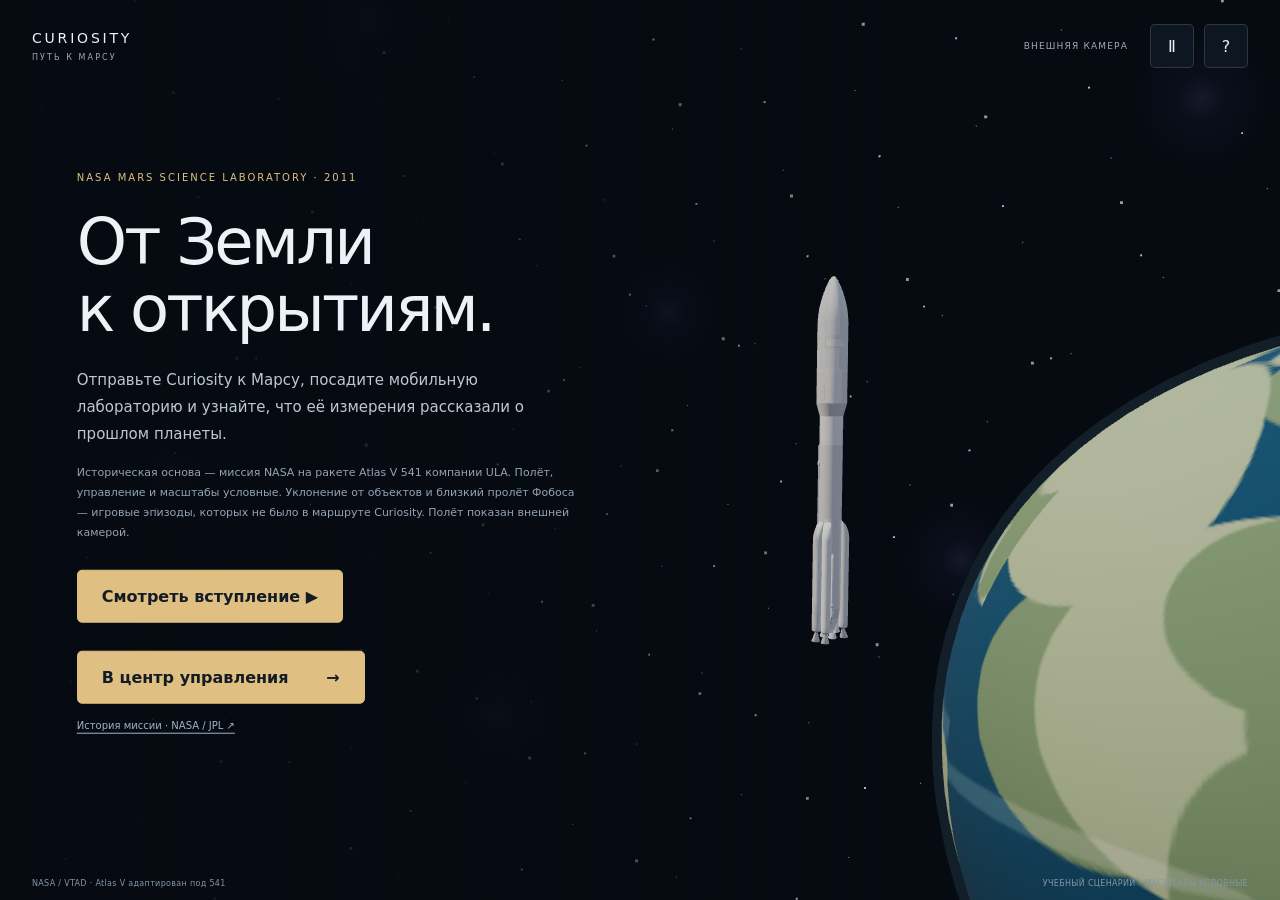
<file: index.html>
<!doctype html><html lang="ru"><head><meta charset="utf-8"><meta name="viewport" content="width=device-width,initial-scale=1,viewport-fit=cover"><meta name="theme-color" content="#060b12"><title>Curiosity · путь к Марсу</title><link rel="stylesheet" href="assets/flight.css"></head><body>
<div id="scene" aria-label="Трёхмерный полёт к Марсу"></div><canvas id="transition-frame" aria-hidden="true"></canvas><div id="vignette"></div><div id="impact"></div>
<header><a class="brand" href="index.html">CURIOSITY <span>ПУТЬ К МАРСУ</span></a><div class="header-actions"><span id="view-label">ВНЕШНЯЯ КАМЕРА</span><button id="pause" aria-label="Пауза">Ⅱ</button><button id="info" aria-label="Об истории и условностях">?</button></div></header>
<main id="intro" class="sheet"><div class="eyebrow">NASA MARS SCIENCE LABORATORY · 2011</div><h1>От Земли<br>к открытиям.</h1><p>Отправьте Curiosity к Марсу, посадите мобильную лабораторию и узнайте, что её измерения рассказали о прошлом планеты.</p><p class="small">Историческая основа — миссия NASA на ракете Atlas V 541 компании ULA. Полёт, управление и масштабы условные. Уклонение от объектов и близкий пролёт Фобоса — игровые эпизоды, которых не было в маршруте Curiosity. Полёт показан внешней камерой.</p><button id="archive-open" class="primary">Смотреть вступление ▶</button><button id="begin" class="primary">В центр управления <span>→</span></button><a class="source" href="https://www.jpl.nasa.gov/missions/mars-science-laboratory-curiosity-rover-msl/" target="_blank" rel="noopener">История миссии · NASA / JPL ↗</a></main>
<section id="cinema" hidden><div id="cinema-room"><h2>Центр управления</h2><div class="monitor-grid"><div>ТЕЛЕМЕТРИЯ<i></i></div><div>ТРАЕКТОРИЯ<i></i></div><div>СВЯЗЬ<i></i></div></div></div><div id="cinema-cabin"><div class="window-frame"></div><div class="console">БОРТОВЫЕ СИСТЕМЫ · ГОТОВЫ<br><span id="cinema-pulse">●</span> УСЛОВНАЯ КАМЕРА АППАРАТА</div></div><p>Художественная кат-сцена на движке. Интерфейсы вымышлены; MSL — беспилотный аппарат.</p></section><section id="dialog" class="dialog" hidden role="dialog" aria-modal="true" aria-labelledby="dialog-title"><div><div class="eyebrow" id="dialog-tag"></div><h2 id="dialog-title"></h2><p id="dialog-text"></p><div id="dialog-actions"></div><a id="dialog-source" class="source" target="_blank" rel="noopener" hidden>Источник NASA ↗</a></div></section>
<div id="flight-hud" hidden><aside class="phase"><div id="phase-number" class="eyebrow"></div><h2 id="phase-title"></h2><p id="phase-hint"></p><div class="progress"><i id="phase-progress"></i></div></aside><aside id="metrics"><div><span id="metric-one-name"></span><b id="metric-one"></b></div><div><span id="metric-two-name"></span><b id="metric-two"></b></div></aside><div id="reticle" aria-hidden="true"><i></i><span>КАМЕРА АППАРАТА</span></div><div id="countdown" aria-live="polite"></div><div id="hazards"></div><div id="phobos-label" hidden>ФОБОС</div><div id="subtitle" role="status"></div><nav id="timeline" aria-label="Этапы полёта"><span>ЗАПУСК</span><span>ЗЕМЛЯ</span><span>ПЕРЕЛЁТ</span><span>ФОБОС</span><span>МАРС</span><span>ПОСАДКА</span></nav><div id="controls"><div class="dpad" aria-label="Управление направлением"><button data-y="1" aria-label="Вверх">↑</button><button data-x="-1" aria-label="Влево">←</button><button data-y="-1" aria-label="Вниз">↓</button><button data-x="1" aria-label="Вправо">→</button></div><span id="keyboard-hint">WASD / стрелки — направление</span><button id="separate" hidden>ОТДЕЛИТЬ <small>ПРОБЕЛ</small></button><button id="thrust" hidden>ТЯГА <small>ПРОБЕЛ</small></button></div></div>
<footer><span id="model-status">Загрузка 3D-модели…</span><span>УЧЕБНЫЙ СЦЕНАРИЙ · МАСШТАБЫ УСЛОВНЫЕ</span></footer>
<script src="js/three.vendor.js"></script><script src="js/gltf-loader.vendor.js"></script><script src="assets/models/atlas-v-data.js"></script><script src="assets/models/curiosity-data.js"></script><script src="js/nasa-models.js"></script><script src="js/rockets-data.js"></script><script src="js/space-sky.js"></script><script src="js/flight-sim.js"></script><script src="assets/textures/planet-data.js"></script><script src="js/transition-manager.js"></script><script src="js/flight-3d.js"></script></body></html>
</file>
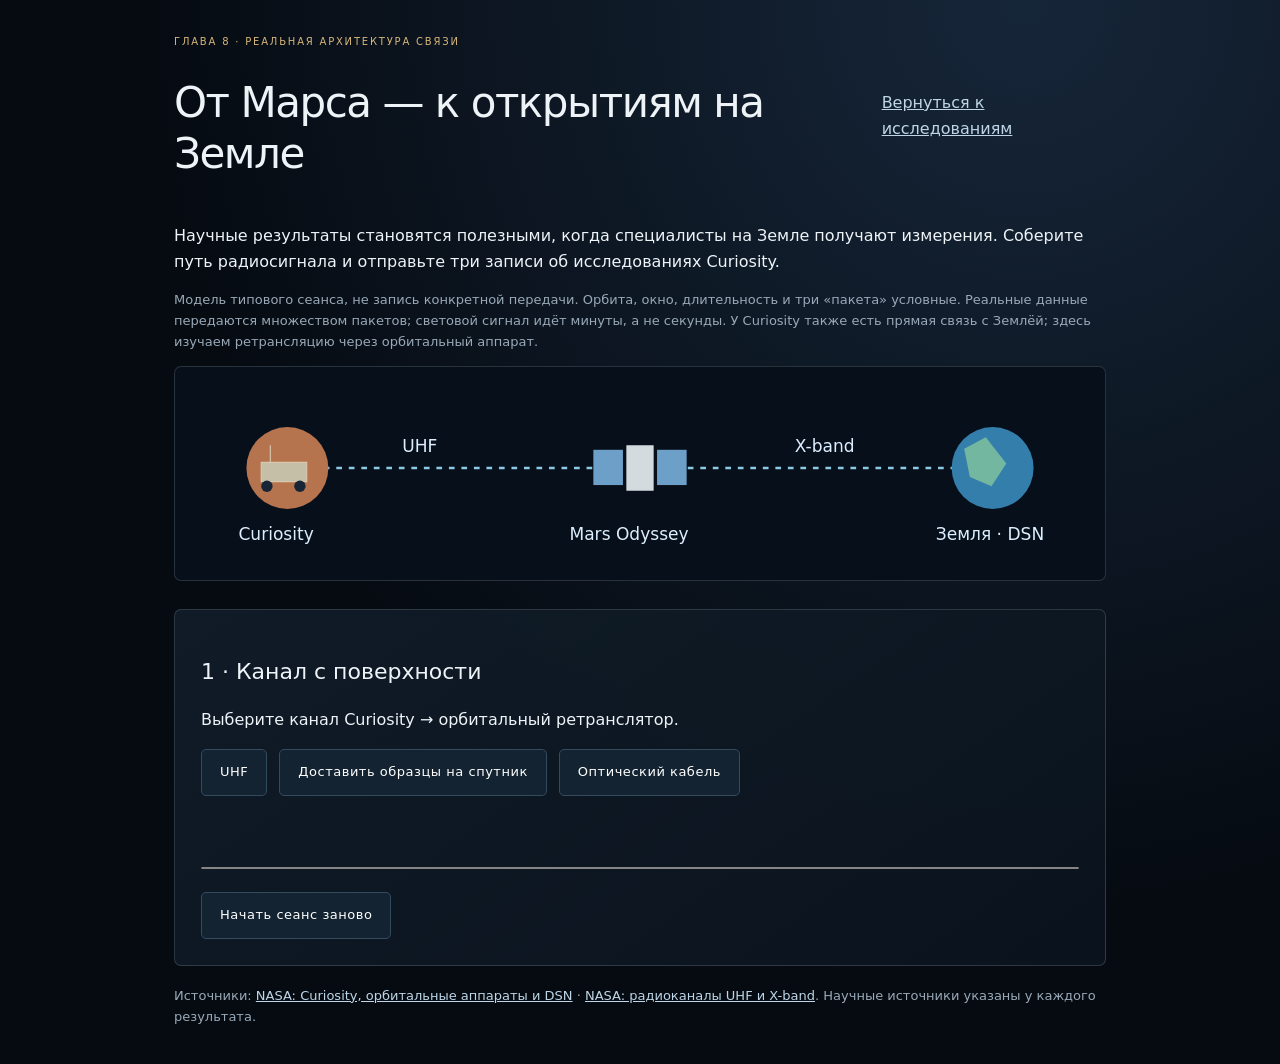
<file: communications.html>
<!doctype html><html lang="ru"><head><meta charset="utf-8"><meta name="viewport" content="width=device-width,initial-scale=1"><title>Curiosity · данные на Землю</title>
<style>
*{box-sizing:border-box}body{margin:0;background:#08121d;color:#e3eef8;font:16px/1.6 system-ui,sans-serif}main{max-width:980px;margin:auto;padding:24px}header{display:flex;justify-content:space-between;gap:20px;align-items:center}h1{font-size:clamp(24px,5vw,42px);line-height:1.2}h2{font-size:22px}a{color:#9bdaff}button,select{font:inherit;background:#173246;color:#fff;border:1px solid #5794ad;border-radius:10px;padding:12px 18px;min-height:46px;cursor:pointer}button:disabled{opacity:.4;cursor:default}button:focus-visible,select:focus-visible{outline:3px solid #f9c56d;outline-offset:3px}.card{background:#101f2e;border:1px solid #2f4a60;border-radius:18px;padding:24px;margin:20px 0}.muted{font-size:13px;color:#adc0d0}.choices{display:flex;gap:12px;flex-wrap:wrap}.route{width:100%;height:auto}.route text{fill:#dceeff;font:15px system-ui}.route .edge{stroke:#8cc9e2;stroke-width:2;stroke-dasharray:5 6}.packet{fill:#e9c26d}#feedback{min-height:3em;color:#f6d090}#window{height:24px;background:#071019;border-radius:20px;position:relative;overflow:hidden;margin:18px 0}#window-zone{position:absolute;left:35%;width:30%;height:100%;background:#397458}#orbiter-dot{position:absolute;width:16px;height:16px;top:4px;border-radius:50%;background:#e9c26d;transform:translateX(-50%)}progress{width:100%;accent-color:#80e2b9}article{border-top:1px solid #35516b;padding-top:16px;margin-top:16px}[hidden]{display:none!important}@media(max-width:600px){main{padding:14px}.card{padding:16px}header{align-items:flex-start;flex-direction:column}.choices button{flex:1}svg text{font-size:13px}}
#antenna-marker{position:absolute;top:0;width:24px;height:24px;border:2px solid #7fd9fc;transform:translateX(-50%);border-radius:5px}#antenna{width:100%;min-height:44px;accent-color:#7fd9fc}.discovery{padding:20px;background:#112c36;border-radius:12px;margin:12px 0;animation:reveal .7s ease}.discovery svg{width:100%;max-height:130px}.water{stroke-dasharray:22 9;animation:flow 2s linear infinite}.radiation{stroke-dasharray:20 12;animation:flow 1.2s linear infinite}.mineral-bars{display:grid;gap:8px}.mineral-bars i{display:block;background:#467c80;padding:8px;font-style:normal;transform-origin:left;animation:revealBar 1.3s ease}.mineral-bars i:nth-child(2){width:85%}.mineral-bars i:nth-child(3){width:70%}@keyframes reveal{from{opacity:0;transform:translateY(12px)}to{opacity:1;transform:none}}@keyframes revealBar{from{transform:scaleX(.1)}to{transform:scaleX(1)}}@keyframes flow{to{stroke-dashoffset:-62}}
</style><link rel="stylesheet" href="assets/eyes-theme.css"></head><body data-view="communications"><main>
<header><div><p class="muted">ГЛАВА 8 · РЕАЛЬНАЯ АРХИТЕКТУРА СВЯЗИ</p><h1>От Марса — к открытиям на Земле</h1></div><a href="mars.html">Вернуться к исследованиям</a></header>
<p>Научные результаты становятся полезными, когда специалисты на Земле получают измерения. Соберите путь радиосигнала и отправьте три записи об исследованиях Curiosity.</p>
<p class="muted">Модель типового сеанса, не запись конкретной передачи. Орбита, окно, длительность и три «пакета» условные. Реальные данные передаются множеством пакетов; световой сигнал идёт минуты, а не секунды. У Curiosity также есть прямая связь с Землёй; здесь изучаем ретрансляцию через орбитальный аппарат.</p>
<svg class="route" viewBox="0 0 800 170" role="img" aria-label="Curiosity — UHF — орбитальный аппарат — X-band — сеть DSN">
<path class="edge" d="M100 80H380M420 80H700"/><circle cx="90" cy="80" r="36" fill="#b5734e"/><path d="M67 75h40v17H67zM75 60v15" fill="#c6bfa8" stroke="#d8c8af"/><circle cx="72" cy="96" r="5" fill="#172536"/><circle cx="101" cy="96" r="5" fill="#172536"/>
<g fill="#6da0c8"><rect x="359" y="64" width="26" height="31"/><rect x="415" y="64" width="26" height="31"/></g><rect x="388" y="60" width="24" height="40" fill="#d3dbdf"/><circle cx="710" cy="80" r="36" fill="#347eac"/><path d="M685 63l19-10 18 23-13 20-19-8z" fill="#74b7a1"/>
<text x="47" y="143">Curiosity</text><text x="191" y="66">UHF</text><text x="338" y="143" id="orbiter-name">Mars Odyssey</text><text x="536" y="66">X-band</text><text x="660" y="143">Земля · DSN</text><circle id="packet-dot" class="packet" cx="100" cy="80" r="6" visibility="hidden"/>
</svg>
<section class="card"><h2 id="step-title"></h2><p id="instruction"></p><div id="choices" class="choices"></div>
<div id="uplink" hidden><label for="orbiter">Ретранслятор: </label><select id="orbiter"><option>Mars Odyssey</option><option>Mars Reconnaissance Orbiter</option></select><div id="window" aria-label="Зелёная область — окно связи"><div id="window-zone"></div><span id="orbiter-dot"></span><span id="antenna-marker"></span></div><label for="antenna">Наведение антенны: совместите рамку с золотой точкой в зелёном окне</label><input id="antenna" type="range" min="0" max="100" value="50" aria-label="Направление антенны"><div class="choices"><button id="aim-left" aria-label="Антенна влево">←</button><button id="aim-right" aria-label="Антенна вправо">→</button><span id="aim-quality"></span></div><p id="link-state" role="status"></p><button id="send">Передать запись</button><button id="pause">Пауза</button><p id="packet-count"></p></div>
<p id="feedback" role="status" aria-live="polite"></p><progress id="progress" max="3" value="0" aria-label="Передано записей"></progress>
<button id="retry">Начать сеанс заново</button></section>
<section id="benefits" class="card" hidden><h2>Что это дало науке</h2><p id="decode-count" role="status">Расшифровано 0 / 3</p><p>Откройте пакеты и проследите путь от измерения к научному выводу. Анимации схематические, без вымышленных числовых измерений.</p>
<button data-decode="0">Расшифровать Mastcam</button><div id="discovery-0" class="discovery" hidden><h3>Фотография → форма камешков → древний поток</h3><svg viewBox="0 0 600 110" aria-label="Вода переносит и округляет камешки"><path class="water" d="M0 45Q80 5 160 45T320 45T480 45T640 45" fill="none" stroke="#78b9dc" stroke-width="7"/><g fill="#c89468"><ellipse cx="100" cy="80" rx="18" ry="12"/><ellipse cx="235" cy="75" rx="24" ry="16"/><ellipse cx="390" cy="82" rx="16" ry="11"/></g></svg><p>Учёные сопоставили округлость и размеры обломков с переносом водой. Это помогло восстановить водное прошлое Гейла.</p></div>
<button data-decode="1">Расшифровать CheMin и SAM</button><div id="discovery-1" class="discovery" hidden><h3>Проба → минералы и химия → пригодная среда</h3><div class="mineral-bars"><i>Порода</i><i>Глинистые минералы</i><i>Химические условия</i></div><p>Вместе эти измерения показали условия, пригодные для древних микробов. Это не обнаружение жизни.</p></div>
<button data-decode="2">Расшифровать RAD</button><div id="discovery-2" class="discovery" hidden><h3>Радиация → оценка риска → планирование защиты</h3><svg viewBox="0 0 600 110" aria-label="Измерение радиации помогает проектировать защиту"><g class="radiation" stroke="#e7bb76" stroke-width="3"><path d="M20 25H230M40 55H230M10 85H230"/></g><path d="M270 10L330 25V65L300 100L270 65Z" fill="#70a9bc"/><text x="355" y="60" fill="#dbeaf0" font-size="19">Планирование защиты</text></svg><p>Измерения RAD позволяют оценивать радиационное воздействие на будущие экспедиции. Это оценка риска, а не гарантия безопасности.</p></div><div id="science-results"></div><h2>Какой вывод корректен?</h2><div id="conclusion" class="choices"><button data-answer="life">На Марсе найдены живые организмы</button><button data-answer="habitable">На древнем Марсе были пригодные для жизни условия</button></div><p id="final-feedback" role="status"></p><a id="finish" href="index.html" hidden>Экспедиция завершена · к началу</a></section>
<footer class="muted"><p>Источники: <a href="https://science.nasa.gov/resource/communicating-with-curiosity-2/" target="_blank" rel="noopener">NASA: Curiosity, орбитальные аппараты и DSN</a> · <a href="https://mars.nasa.gov/internal_resources/822/" target="_blank" rel="noopener">NASA: радиоканалы UHF и X-band</a>. Научные источники указаны у каждого результата.</p></footer>
</main><script src="js/science-archive.js"></script><script src="js/communications.js"></script></body></html>
</file>
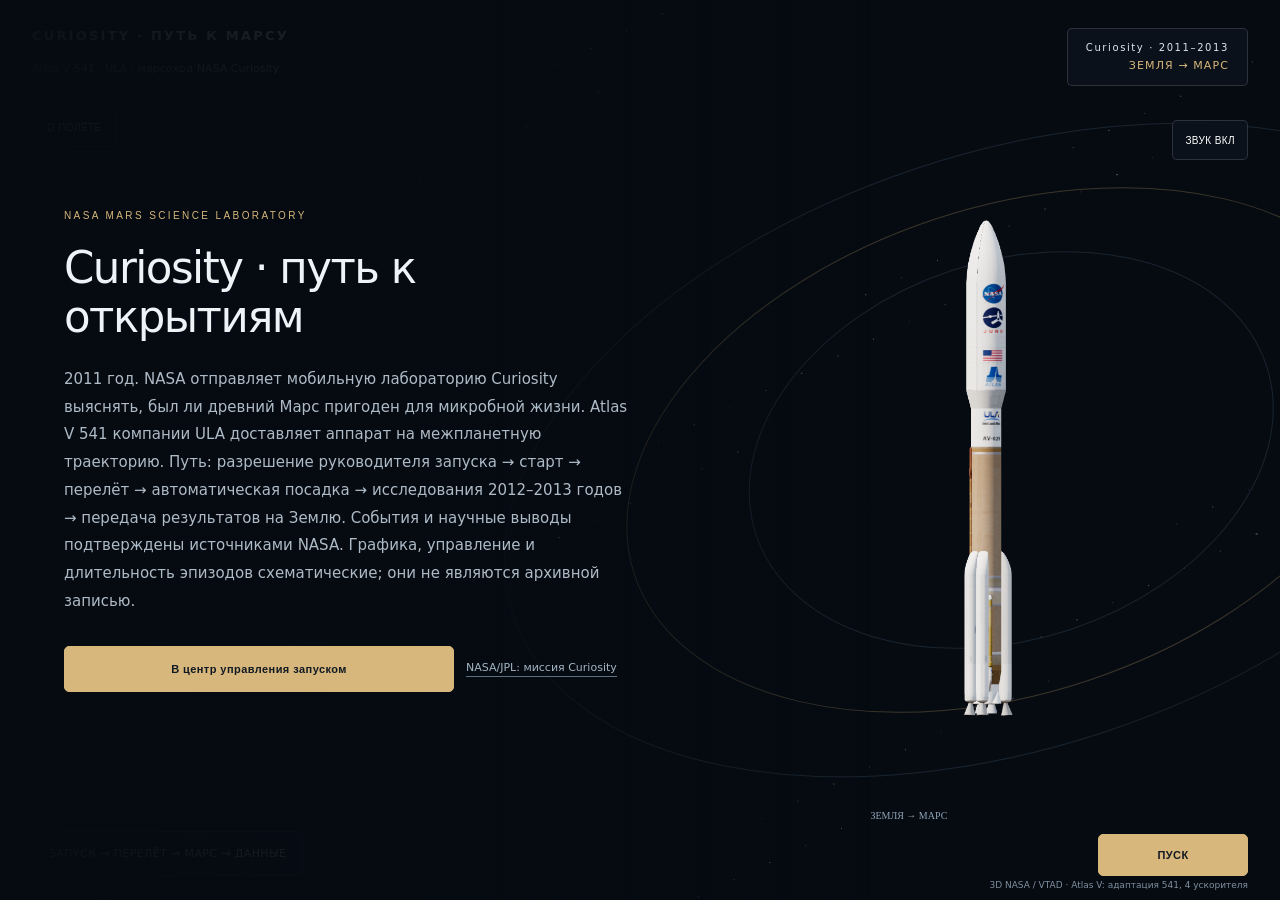
<file: legacy-flight.html>
<!doctype html>
<html lang="ru"><head><meta charset="utf-8"><meta name="viewport" content="width=device-width,initial-scale=1,maximum-scale=1,user-scalable=no,viewport-fit=cover"><meta name="theme-color" content="#081629"><title>CURIOSITY — от Земли до Марса</title>
<style>
*{box-sizing:border-box}html,body{margin:0;width:100%;height:100%;overflow:hidden;background:#071321;color:#fff;font-family:Inter,ui-sans-serif,system-ui,-apple-system,Segoe UI,sans-serif;touch-action:none}canvas{display:block;width:100%;height:100%;touch-action:none}
#hud{position:fixed;inset:0;pointer-events:none}.top{position:absolute;top:max(18px,env(safe-area-inset-top));left:22px;right:22px;display:flex;justify-content:space-between;align-items:flex-start}.brand{font-size:12px;letter-spacing:.28em;font-weight:900;color:#fff}.meta{margin-top:9px;color:#d6e1eb;font-size:12px;max-width:250px;line-height:1.5}.status{text-align:right;font-size:11px;letter-spacing:.16em;color:#dce7f0}.counter{font-size:19px;font-weight:800;letter-spacing:.08em;margin-top:6px}.bottom{position:absolute;bottom:max(22px,env(safe-area-inset-bottom));left:22px;right:22px;display:flex;align-items:end;justify-content:space-between}.hint{font-size:10px;letter-spacing:.14em;color:#dbe6ef;text-shadow:0 1px 8px #000}.actions{display:flex;align-items:center;gap:12px;pointer-events:auto}.btn{border:1px solid #ffffff45;background:#07182bd9;color:white;border-radius:999px;padding:14px 25px;font-size:11px;font-weight:900;letter-spacing:.16em;cursor:pointer;backdrop-filter:blur(14px)}.primary{background:#d92e3d;border-color:#ff6873;min-width:150px;box-shadow:0 8px 35px #d92e3d55}.round{width:46px;height:46px;padding:0;font-size:20px}.btn:disabled{opacity:.35;cursor:default}.overlay{position:fixed;inset:0;display:none;align-items:center;justify-content:center;text-align:center;pointer-events:none;text-shadow:0 4px 24px #000}.overlay.show{display:flex}.big{font-weight:900;font-size:clamp(42px,10vw,100px);letter-spacing:.12em}.sub{font-size:12px;letter-spacing:.28em;margin-top:12px;color:#e4edf4}.result{pointer-events:auto;margin-top:24px;display:flex;justify-content:center;gap:10px}.sound{position:fixed;right:22px;top:82px;pointer-events:auto;background:#07182b99;border:1px solid #ffffff35;color:#fff;border-radius:30px;padding:8px 12px;font-size:10px;letter-spacing:.12em}.mobile-note{display:none}@media(max-width:650px){.top{left:15px;right:15px}.bottom{left:15px;right:15px}.meta{max-width:190px;font-size:10px}.hint{max-width:135px;line-height:1.5}.btn{padding:13px 18px}.primary{min-width:125px}.mobile-note{display:block}}
.overlay>div{max-width:96vw}.big{font-size:clamp(24px,7vw,72px)}.result{flex-wrap:wrap}@media(max-width:650px){.actions{gap:5px}.round{width:36px;padding:0}.primary{min-width:85px}}

.brand{color:#a8edff}.meta,.hint,.status{background:#061629e8;padding:9px 11px;border:1px solid #8ad8f54a;border-radius:8px}.status{white-space:nowrap}.sound{top:96px}.hint{letter-spacing:.06em;line-height:1.55}
#missionAction{position:fixed;bottom:max(82px,calc(env(safe-area-inset-bottom) + 70px));right:18px;pointer-events:auto;background:#104258;border-color:#78d7f1;touch-action:none}

#historyControls{position:fixed;left:16px;top:max(157px,24vh);width:min(248px,37vw);pointer-events:auto}
#historyControls label{display:inline-flex;align-items:center;gap:7px;padding:9px 12px;cursor:pointer}#historical-mode-toggle{accent-color:#71d9ef}#historyPanel{margin-top:8px;padding:10px 12px;border:1px solid #76bed177;border-radius:8px;background:#061629e8;color:#e0f4ff;font-size:12px;line-height:1.4;max-height:36vh;overflow:auto}
#historyPanel p{margin:6px 0}#historyPanel summary{cursor:pointer;color:#a8edff}
@media(max-width:650px){#historyControls{left:9px;width:min(240px,44vw);top:max(154px,23vh)}#historyPanel{font-size:11px;padding:7px;max-height:30vh}}

#dock-stick{position:fixed;width:clamp(56px,16vmin,94px);aspect-ratio:1;border-radius:50%;border:1px solid #a8edffaa;background:#07182bc9;pointer-events:auto;touch-action:none;display:grid;place-items:center}
#dock-stick[hidden]{display:none}
#dock-stick[data-side="left"]{left:16px}#dock-stick[data-side="right"]{right:16px}
#dock-stick[data-row="top"]{top:clamp(170px,38vh,42vh)}
#dock-stick[data-row="bottom"]{bottom:clamp(124px,22vh,180px)}
#dock-stick span{width:38%;aspect-ratio:1;border-radius:50%;background:#71d9ef;pointer-events:none}
@media(max-height:480px){#dock-stick[data-row="top"]{top:28vh}#dock-stick[data-row="bottom"]{bottom:18vh}}

.overlay.show{background:#04101be8;pointer-events:auto;z-index:10;padding:20px;overflow:auto}.overlay .sub{max-width:680px;font-size:15px;letter-spacing:0;line-height:1.6}.overlay .big{font-size:clamp(24px,5vw,48px)}
#turnControls{position:fixed;right:18px;bottom:145px;pointer-events:auto}#turnControls button{min-width:48px;min-height:44px}#learn{position:fixed;left:16px;top:112px;pointer-events:auto}a{color:#98e6ff}
@media(max-width:650px){.status{font-size:9px;max-width:45vw;white-space:normal}.meta{max-width:44vw}.hint{max-width:62vw;font-size:10px}.sub{font-size:13px!important}.btn{letter-spacing:.03em}#historyControls{top:175px}.sound{top:112px}.result .btn{min-height:44px}}

#prevBtn,#nextBtn,#historyControls{display:none!important}.brand{letter-spacing:.1em}.status{font-size:10px}#counter{font-size:13px}.meta{max-width:260px}#overlay .sub{max-width:730px}
</style><link rel="stylesheet" href="assets/eyes-theme.css"></head><body data-view="launch">
<canvas id="game"></canvas><div id="hud">
<div class="top"><div><div class="brand">CURIOSITY · ПУТЬ К МАРСУ</div><div class="meta" id="rocketMeta">ATLAS V 541 · CURIOSITY · 2011</div></div><div class="status"><div id="missionStatus">ГОТОВ К ПОЛЁТУ</div><div class="counter" id="counter">ЗЕМЛЯ → МАРС</div></div></div>
<button class="sound" id="soundBtn">ЗВУК ВКЛ</button>
<div id="dock-stick" role="group" aria-label="Джойстик стыковки" hidden><span></span></div><button id="missionAction" class="btn" hidden></button><button id="sas" class="btn" style="position:fixed;top:145px;right:18px;pointer-events:auto" hidden>СТАБ. ВЫРАВНИВАНИЕ</button><aside id="historyControls"><label class="btn"><input id="historical-mode-toggle" type="checkbox"> ПРОФИЛИ</label><details id="historyPanel" hidden><summary id="historyTitle"></summary><div id="historyInfo"></div></details></aside><button id="learn" class="btn">О ПОЛЁТЕ</button><div id="turnControls" hidden><button class="btn" id="turnLeft" aria-label="Повернуть влево">↶</button><button class="btn" id="turnRight" aria-label="Повернуть вправо">↷</button></div><div class="bottom"><div class="hint" id="hint">ПУТЬ К МАРСУ<br>СТРЕЛКИ / КРАЯ ЭКРАНА — РУЛЬ</div><div class="actions"><button class="btn round" id="prevBtn" aria-label="Предыдущий аппарат">‹</button><button class="btn round" id="nextBtn" aria-label="Следующий аппарат">›</button><button class="btn primary" id="startBtn">ПУСК</button></div></div>
</div>
<div class="overlay" id="overlay"><div><div class="big" id="overlayBig">3</div><div class="sub" id="overlaySub"></div><div class="result" id="resultBtns"></div></div></div>
<div class="model-credit" id="model-credit">Загрузка модели NASA / VTAD…</div><script src="js/three.vendor.js"></script><script src="js/gltf-loader.vendor.js"></script><script src="assets/models/atlas-v-data.js"></script><script src="js/nasa-models.js"></script><script src="js/world.js"></script>
<script src="js/effects.js"></script>
<script src="js/atmosphere.js"></script>
<script src="js/engine-audio.js"></script>
<script src="js/dynamics.js"></script>
<script src="js/rockets-data.js"></script>
<script src="js/sites.js"></script>
<script src="js/docking-controls.js"></script>
<script>
const ROCKETS = [{name:'Atlas V 541',program:'NASA · MSL / Curiosity',year:2011,id:'atlas-v-541',file:'06-atlas.svg',engines:2}];
const canvas=document.getElementById('game'),ctx=canvas.getContext('2d');
const meta=document.getElementById('rocketMeta'),counter=document.getElementById('counter'),statusEl=document.getElementById('missionStatus'),hint=document.getElementById('hint');
const overlay=document.getElementById('overlay'),obig=document.getElementById('overlayBig'),osub=document.getElementById('overlaySub'),resultBtns=document.getElementById('resultBtns');
const prevBtn=document.getElementById('prevBtn');
const profiles=[
  {name:'ЛЕГКО', thrust:155, drag:.95, width:.13},
  {name:'ОБЫЧНО', thrust:130, drag:.97, width:.105},
  {name:'СЛОЖНО', thrust:105, drag:.98, width:.085}
];
const profile=()=>profiles[selected%profiles.length];
const action=document.getElementById('missionAction');
let actionHeld=false, actionPress=false, ascent=0, climb=0, fuel=1, burn=1, packets=0, touchdown=0, nextBeat=0, beat=0;
const camera=createFlightCamera(), effects=createFlightParticles();
let cameraOffset={x:0,y:0}, rcsTurn=0, rcsActivity=0, reentrySpeed=0;
const dynamics=createFlightDynamics(), sas=document.getElementById("sas");
let machPassed=false;
let stage=0, debris=[], pointer=null, audio, engineAudio;
let W=0,H=0,dpr=1,selected=0,state='IDLE',last=0,elapsed=0,phaseTime=0,rocketY=0,rocketX=0,vx=0,vy=0,tilt=0,cam=0,sound=true,keys={},groundX=0,landingPadX=0;
const images=ROCKETS.map(r=>{let im=new Image();im.src='assets/rockets/'+r.file;return im});
function resize(){dpr=Math.min(devicePixelRatio||1,2);W=innerWidth;H=innerHeight;canvas.width=W*dpr;canvas.height=H*dpr;ctx.setTransform(dpr,0,0,dpr,0,0);groundX=H*.83;landingPadX=W*.5}
addEventListener('resize',resize);resize();
function setState(s){state=s;statusEl.textContent=s.replaceAll('_',' ');hint.textContent=s==='MANUAL_CONTROL'?'КРАЯ ЭКРАНА — РУЛЬ':'ЛИСТАЙТЕ ДЛЯ ВЫБОРА';}
const historyToggle=document.getElementById('historical-mode-toggle');
const historyPanel=document.getElementById('historyPanel');
const historyTitle=document.getElementById('historyTitle');
const historyInfo=document.getElementById('historyInfo');
const historyById=new Map(HISTORICAL_ROCKETS.map(r=>[r.id,r]));
let historicalMode=historyToggle.checked, rolloutStart=0, flightEvents=[], droppedMass=0, thrustBlend=1, completedRecovery;
const historical=()=>historicalMode?historyById.get(ROCKETS[selected].id):undefined;
const eventCount=()=>flightEvents.length;
const recovery=()=>state==='ROLLOUT'||state==='SUCCESS'||state==='FAILED' ? completedRecovery : historical()?.landingSite;
function updateMeta(){
  const r=ROCKETS[selected], info=historical();
  meta.textContent='Atlas V 541 · ULA · марсоход NASA Curiosity';
  counter.textContent='ЗЕМЛЯ → МАРС';
  updateHistoricalHUD();
}
function updateHistoricalHUD(){
  const info=historical();
  historyPanel.hidden=!historicalMode;
  if(!historicalMode)return;
  if(!info){
    historyTitle.textContent=ROCKETS[selected].name;
    historyInfo.textContent='Отдельного профиля нет. Используются стандартные игровые параметры.';
    return;
  }
  historyTitle.textContent=info.name;
  historyInfo.textContent='Визуальный профиль. Даты, места и характеристики старого каталога требуют проверки. Физика и возвращение условные.';
}
function select(n){
  if(!['IDLE','SUCCESS','FAILED'].includes(state))return;
  selected=(n+ROCKETS.length)%ROCKETS.length;
  updateMeta();enter('IDLE');overlay.classList.remove('show');
  document.getElementById('startBtn').style.display='';
  document.getElementById('nextBtn').disabled=prevBtn.disabled=false;
}
historyToggle.addEventListener('change',()=>{
  historicalMode=historyToggle.checked;
  historyPanel.open=historicalMode&&W>650;
  updateMeta();
});
function showOverlay(big,sub='',buttons=[]){obig.textContent=big;osub.textContent=sub;resultBtns.innerHTML='';buttons.forEach(([label,fn,primary])=>{let b=document.createElement('button');b.className='btn '+(primary?'primary':'');b.textContent=label;b.onclick=fn;resultBtns.appendChild(b)});overlay.classList.add('show');}
function start(){if(state!=='IDLE'&&state!=='SUCCESS'&&state!=='FAILED')return;overlay.classList.remove('show');effects.clear();camera.reset();dynamics.reset();machPassed=false;debris=[];flightEvents=STAGING_PROFILES[ROCKETS[selected].file];droppedMass=0;thrustBlend=1;completedRecovery=undefined;stage=0;ascent=0;climb=0;fuel=1;packets=0;pointer=null;elapsed=0;phaseTime=0;rocketX=worldW*.5;rocketY=launchY();vx=0;vy=0;tilt=0;cam=0;setState('COUNTDOWN');document.getElementById('startBtn').style.display='none';document.getElementById('nextBtn').disabled=prevBtn.disabled=true;enableAudio();countdown();}
let countdownIndex=0;
const countdownLabels=['3','2','1','ПУСК'];
function countdown(){
  countdownIndex=0;
  showOverlay(countdownLabels[0]);
  tick();
}
function updateCountdown(){
  const duration=countdownIndex===3?.45:.85;
  if(phaseTime+1e-10<duration)return;
  phaseTime-=duration;
  countdownIndex++;
  if(countdownIndex===4){
    overlay.classList.remove('show');
    enter('IGNITION');
  }else{
    showOverlay(countdownLabels[countdownIndex]);
    tick();
  }
}
function playScore(){
  if(!sound||!audio||audio.state!=='running'||document.hidden||state==='IDLE')return;
  const now=audio.currentTime;
  if(now<nextBeat)return;
  const orbital=['ORBITAL_INSERTION','DOCKING','TRANSFER','DOCKED'].includes(state);
  const interval=orbital?.55:.36;
  const notes=[45,52,57,60,43,50,55,59,41,48,53,57,43,50,55,62];
  const note=notes[beat++%notes.length];
  nextBeat=now+interval;
  scoreTone(note,now,interval*1.8,.022,orbital?'sine':'triangle');
  if(beat%4===1)scoreTone(note-12,now,interval*4,.028,'sine');
}
function scoreTone(note,time,duration,volume,type){
  const osc=audio.createOscillator(),gain=audio.createGain();
  osc.type=type;
  osc.frequency.value=440*2**((note-69)/12);
  gain.gain.setValueAtTime(.0001,time);
  gain.gain.exponentialRampToValueAtTime(volume,time+.08);
  gain.gain.exponentialRampToValueAtTime(.0001,time+duration);
  osc.connect(gain);
  gain.connect(audio.destination);
  osc.start(time);
  osc.stop(time+duration);
}
function enableAudio(){
  if(!sound)return;
  const Audio=window.AudioContext||window.webkitAudioContext;
  if(!Audio)return;
  try {
    audio??=new Audio();
    engineAudio??=createEngineAudio(audio);
    audio.resume().catch(()=>{});
  } catch {
    // Keep the mission playable when the browser cannot initialize audio.
  }
}
function tick(){
  if(!sound||!audio)return;
  const oscillator=audio.createOscillator(),gain=audio.createGain();
  oscillator.frequency.value=620;
  gain.gain.value=.025;
  oscillator.connect(gain);
  gain.connect(audio.destination);
  oscillator.start();
  oscillator.stop(audio.currentTime+.035);
}
function updateEngineAudio(pose){
  if(!sound||!engineAudio||document.hidden)return;
  let thrust=0;
  if(state==='IGNITION')thrust=.78;
  if(state==='ASCENT'&&stage<eventCount())thrust=actionHeld||keys.Space?1:.58;
  if(state==='MANUAL_CONTROL'&&landingPlume)thrust=.68;
  if(state==='DOCKING')thrust=.16*rcsActivity;
  const density=1-FlightAtmosphere.fade(0,.84,pose.altitude/FlightAtmosphere.maxAltitude);
  engineAudio.update(thrust,density);
}
function drawEnvironment(view){
  FlightAtmosphere.drawSky(ctx,W,H,view.altitude);
  const t=view.altitude/FlightAtmosphere.maxAltitude;
  ctx.save();
  ctx.globalAlpha=FlightAtmosphere.fade(.4,.84,t);
  if(ctx.globalAlpha>0)drawEarth();
  ctx.globalAlpha=1;
  FlightAtmosphere.drawClouds(ctx,W,H,view,false);
  ctx.globalAlpha=1-FlightAtmosphere.fade(.06,.46,t);
  ctx.fillStyle='#4d8050';
  ctx.beginPath();
  ctx.moveTo(0,H*.77);
  ctx.quadraticCurveTo(W*.3,H*.67,W*.58,H*.76);
  ctx.quadraticCurveTo(W*.8,H*.68,W,H*.75);
  ctx.lineTo(W,H);
  ctx.lineTo(0,H);
  ctx.fill();
  ctx.fillStyle='#52636c';
  ctx.fillRect(0,H*.84,W,H*.16);
  ctx.fillStyle='#aeb9bd';
  ctx.fillRect(W*.36,H*.82,W*.28,H*.18);
  ctx.restore();
}
const continents=[
  [[-.66,-.65],[-.54,-.81],[-.34,-.85],[-.18,-.74],[-.26,-.64],[-.18,-.51],[-.29,-.44],[-.44,-.57]],
  [[-.29,-.43],[-.13,-.40],[-.07,-.30],[-.17,-.13],[-.23,-.08],[-.24,-.24]],
  [[.08,-.69],[.17,-.81],[.35,-.84],[.51,-.73],[.65,-.68],[.52,-.55],[.35,-.59],[.25,-.49]],
  [[.11,-.63],[.27,-.60],[.34,-.48],[.26,-.29],[.17,-.25],[.09,-.43],[.03,-.52]]
];
function drawEarth(){
  const x=W*.52,y=H*1.13,r=Math.max(W*.55,H*.69);
  const rim=ctx.createRadialGradient(x,y,r*.93,x,y,r*1.065);
  rim.addColorStop(0,'#0755a500');
  rim.addColorStop(.54,'#57d4ffae');
  rim.addColorStop(1,'#54b8ff00');
  ctx.fillStyle=rim;
  ctx.beginPath();
  ctx.arc(x,y,r*1.065,0,Math.PI*2);
  ctx.fill();
  ctx.save();
  const opacity=ctx.globalAlpha;
  ctx.beginPath();
  ctx.arc(x,y,r,0,Math.PI*2);
  ctx.clip();
  const ocean=ctx.createLinearGradient(0,y-r,0,y);
  ocean.addColorStop(0,'#45aee1');
  ocean.addColorStop(.45,'#146ca4');
  ocean.addColorStop(1,'#07182f');
  ctx.fillStyle=ocean;
  ctx.fillRect(x-r,y-r,2*r,2*r);
  ctx.fillStyle='#4d9d8e';
  for(const coast of continents){
    ctx.beginPath();
    coast.forEach(([u,v],i)=>{
      const px=x+u*r+Math.sin(last*.00015)*r*.13,py=y+v*r;
      if(i===0)ctx.moveTo(px,py);
      else ctx.lineTo(px,py);
    });
    ctx.closePath();
    ctx.fill();
  }
  for(let i=0;i<20;i++){
    ctx.globalAlpha=opacity*(.12+i%4*.06);
    ctx.fillStyle='#e4f8ff';
    ctx.beginPath();
    ctx.ellipse(x+Math.sin(i*2.4+last*.00013)*r*.91,y-r*(.14+i*.044),
      r*(.035+i%5*.018),r*.009,-.16,0,Math.PI*2);
    ctx.fill();
  }
  ctx.restore();
}
function drawRocket(x,y,scale=1,angle=0){let im=images[selected];let w=Math.min(W*.25,110,H*.26)*scale,h=w*2.04;ctx.save();ctx.translate(x,y);ctx.rotate(angle);if(typeof AtlasPortrait!=='undefined'&&AtlasPortrait.ready){ctx.drawImage(AtlasPortrait.canvas,-w/2,-h/2,w,h)}else if(im.complete&&im.naturalWidth){ctx.drawImage(im,-w/2,-h/2,w,h)}else{ctx.fillStyle='white';ctx.fillRect(-10,-50,20,100)}ctx.restore();return {w,h}}
function drawLaunchpad(){const site=historical()?.launchSite;if(site){HistoricalSites.launch(ctx,W,H,site,state,phaseTime);return}let y=H*.83;ctx.fillStyle='#7d898e';ctx.fillRect(0,y,W,H-y);ctx.fillStyle='#c5cdd0';ctx.fillRect(W*.28,y-7,W*.44,8);ctx.fillStyle='#384650';ctx.fillRect(W*.47,y-2,W*.06,12);ctx.strokeStyle='#e4e8e9';ctx.lineWidth=2;ctx.beginPath();ctx.moveTo(W*.5,y);ctx.lineTo(W*.5,y+32);ctx.stroke()}

const {width:worldW,height:worldH,contact}=FlightWorld;
const stickElement=document.getElementById('dock-stick');
const stick=createDockingControls(stickElement,stickElement.firstElementChild);
let targetSatellite, insertionWaypoint, insertionAltitude=0;
function placeDockingStick(){
  stick.place(screenX(targetSatellite.x),screenY(targetSatellite.y),W,H);
}
addEventListener('resize',()=>{if(state==='DOCKING')placeDockingStick()});
const port={get x(){return targetSatellite.x-32},get y(){return targetSatellite.y}};
const screenX=x=>x*W/worldW;
const screenY=y=>y*H/worldH;
const launchY=()=>worldH*.83-112.2;
let prevState, currState, landingPlume=false;
function snapshot(){
  let x=rocketX,y=rocketY,angle=tilt;
  if(state==='ORBITAL_INSERTION')angle=tilt;
  if(['ASCENT','DOCKING','REENTRY'].includes(state))angle=dynamics.data.angle;
  if(state==='TRANSFER'||state==='DOCKED'){x=port.x;y=port.y;angle=Math.PI/2}
  if(state==='REENTRY'){x=worldW*(.5-phaseTime*.07);y=worldH*(.31+phaseTime*.08)}
  let height=0;
  if(state==='ASCENT')height=ascent/.88;
  if(state==='ORBITAL_INSERTION')height=insertionAltitude;
  if(state==='CRUISE')height=1;
  if(['DOCKING','TRANSFER','DOCKED'].includes(state))height=1;
  if(state==='REENTRY')height=1-.88*FlightAtmosphere.fade(0,2,phaseTime);
  if(state==='MANUAL_CONTROL')height=.12*clamp((contact-y)/(contact-worldH*.47),0,1);
  return {phase:state,x,y,angle,altitude:height*FlightAtmosphere.maxAltitude};
}
const clamp=(v,min,max)=>Math.max(min,Math.min(max,v));
const horizontal=()=>Number(!!keys.ArrowRight)-Number(!!keys.ArrowLeft);
const vertical=()=>Number(!!keys.ArrowDown)-Number(!!keys.ArrowUp);
function enter(next){
  setState(next);
  phaseTime=0;
  actionHeld=actionPress=false;
  sas.hidden=!['ASCENT','DOCKING','REENTRY'].includes(next);
  stick.reset();
  stickElement.hidden=next!=='DOCKING';
  if(next==='DOCKING'){
    placeDockingStick();
    dynamics.align(Math.PI/2);
  }
  if(next==='REENTRY')dynamics.align(.12);
  sas.textContent='СТАБ. '+({LEVEL:'ВЫРАВНИВАНИЕ',HOLD:'УДЕРЖАНИЕ',PROGRADE:'ПО СКОРОСТИ',RETROGRADE:'ПРОТИВ СКОРОСТИ',OFF:'ВЫКЛ'})[dynamics.mode];
  const labels={ASCENT:'ТЯГА',DOCKING:'ТОРМОЗ',TRANSFER:'ПЕРЕДАТЬ',MANUAL_CONTROL:'ТЯГА'};
  action.textContent=labels[next]||'';
  action.hidden=!labels[next];
  hint.textContent=next==='IDLE'?'ЗАПУСК → ПЕРЕЛЁТ → МАРС → ДАННЫЕ':'';
}
function section(x,y,w,h,angle=0,color='#e5eff7'){
  ctx.save();
  ctx.translate(x,y);
  ctx.rotate(angle);
  ctx.fillStyle=color;
  ctx.fillRect(-w/2,-h/2,w,h);
  ctx.fillStyle='#70879b';
  ctx.fillRect(-w/2,h*.22,w,h*.18);
  ctx.restore();
}
function capsule(x,y,angle=0){
  ctx.save();
  ctx.translate(x,y);
  ctx.rotate(angle);
  ctx.fillStyle='#e5eff7';
  ctx.beginPath();
  ctx.moveTo(0,-17);
  ctx.lineTo(9,-7);
  ctx.lineTo(15,15);
  ctx.lineTo(-15,15);
  ctx.lineTo(-9,-7);
  ctx.closePath();
  ctx.fill();
  ctx.fillStyle='#36789c';
  ctx.fillRect(-5,-5,10,6);
  ctx.restore();
}
function separate(event){
  stage=event.stageIndex;
  droppedMass+=event.massLoss;
  thrustBlend=.65;
  for(const item of event.debris){
    const c=Math.cos(dynamics.data.angle), sin=Math.sin(dynamics.data.angle);
    const x=rocketX+item.dx*c-item.dy*sin;
    const y=rocketY+item.dx*sin+item.dy*c;
    debris.push({...STAGING_PARTS[item.kind],x,y,px:x,py:y,releaseY:rocketY,
      angle:dynamics.data.angle,previousAngle:dynamics.data.angle,
      vx:item.kick,vy:-climb*worldH*.52,spin:Math.sign(item.kick)*1.4,age:0});
  }
  statusEl.textContent='ОТДЕЛЕНИЕ · '+stage+'/'+eventCount();
}
function updateDebris(dt){
  for(const part of debris){
    part.px=part.x;part.py=part.y;part.previousAngle=part.angle;
    part.age+=dt;
    part.vy+=190*dt;
    part.x+=part.vx*dt;
    part.y+=part.vy*dt;
    part.angle+=part.spin*dt;
  }
  debris=debris.filter(part=>part.age<7&&part.y<worldH+90);
}
function drawDebris(alpha){
  for(const part of debris){
    const x=part.px+(part.x-part.px)*alpha;
    const y=part.py+(part.y-part.py)*alpha;
    section(screenX(x),debrisY(part,y,Math.min(W*.25,110,H*.26)*1.02),
      part.w,part.h,part.previousAngle+(part.angle-part.previousAngle)*alpha,part.color);
  }
}
const portX=()=>screenX(port.x);
const portY=()=>screenY(port.y);
function satellite(){
  const x=screenX(targetSatellite.x),y=portY();
  ctx.fillStyle='#528fcb';
  ctx.fillRect(x-31,y-22,23,13);
  ctx.fillRect(x+8,y-22,23,13);
  ctx.strokeStyle='#a6d7fa';
  for(const edge of [x-31,x+8]){
    ctx.strokeRect(edge,y-22,23,13);
    for(let cell=1;cell<4;cell++)ctx.strokeRect(edge+cell*5.75,y-22,0,13);
  }
  section(x,y,19,29);
  ctx.fillStyle='#c5a965';
  ctx.fillRect(portX(),y-4,Math.max(4,x-9-portX()),8);
  ctx.strokeStyle='#8df6bd';
  ctx.beginPath();
  ctx.arc(portX(),y,10,0,Math.PI*2);
  ctx.stroke();
}
function docking(dt){
  const dx=stick.active?stick.vector.x:pointer?clamp(((pointer.x-cameraOffset.x)*worldW/W-rocketX)/35,-1,1):horizontal();
  const dy=stick.active?stick.vector.y:pointer?clamp(((pointer.y-cameraOffset.y)*worldH/H-rocketY)/35,-1,1):vertical();
  const braking=(actionHeld||keys.Space)&&fuel>0;
  const throttle=!braking&&fuel>0?1:0;
  rcsTurn=dx*throttle;
  rcsActivity=braking&&Math.hypot(vx,vy)>1?1:Math.min(1,Math.hypot(dx,dy))*throttle;
  fuel=Math.max(0,fuel-dt*(.012*Math.hypot(dx,dy)*throttle+(braking?.02:0)));
  const damping=Math.exp(-(braking?4:0)*dt);
  vx=clamp((vx+dx*55*dt*throttle)*damping,-100,100);
  vy=clamp((vy+dy*55*dt*throttle)*damping,-100,100);
  if((rocketX<=18&&vx<0)||(rocketX>=worldW-18&&vx>0))vx=0;
  if((rocketY<=worldH*.15&&vy<0)||(rocketY>=worldH*.78&&vy>0))vy=0;
  rocketX=clamp(rocketX+vx*dt,18,worldW-18);
  rocketY=clamp(rocketY+vy*dt,worldH*.15,worldH*.78);
  const range=Math.hypot(rocketX-port.x,rocketY-port.y);
  const speed=Math.hypot(vx,vy);
  hint.textContent='СТРЕЛКИ · ПРОБЕЛ — ТОРМОЗ · ДИСТАНЦИЯ '+Math.round(range)+' · СКОРОСТЬ '+Math.round(speed)+' / 26 · ТОПЛИВО '+Math.round(fuel*100)+'%';
  const angle=Math.abs(Math.atan2(Math.sin(dynamics.data.angle-Math.PI/2),Math.cos(dynamics.data.angle-Math.PI/2)));
  hint.textContent+=' · УГОЛ '+Math.round(angle*180/Math.PI)+'° / 15°';
  if(range<=13){
    if(speed>26||angle>Math.PI/12)failDock(speed>26?'Слишком быстрый контакт. Тормозите заранее.':'Нос не совмещён с узлом. Выровняйте аппарат.');
    else enter('TRANSFER');
  }else if(fuel<=0)failDock('Топливо манёвров закончилось. Используйте короткие импульсы.');
}
function startLanding(){
  overlay.classList.remove('show');
  pointer=null;
  effects.clear();camera.reset();
  rocketX=worldW*.36;
  rocketY=worldH*.47;
  vx=tilt=0;
  vy=worldH*.062;
  burn=1;
  landingPlume=false;
  enter('MANUAL_CONTROL');
  prevState=currState=snapshot();
}
function landing(dt){
  const {thrust,drag,width}=profile();
  const dir=pointer?(pointer.x<W/2?-1:1):horizontal();
  vx=(vx+dir*thrust*dt)*Math.pow(drag,dt*60);
  rocketX=clamp(rocketX+vx*dt,18,worldW-18);
  rcsTurn=(dir*.30-tilt)*4;
  tilt+=(dir*.30-tilt)*Math.min(1,dt*4);
  const gravity=worldH*.028;
  const braking=(actionHeld||keys.Space)&&burn>0;
  if(braking)burn=Math.max(0,burn-dt*.61);
  const parachute=recovery()?.type==='splashdown'&&(braking||rocketY>worldH*.68);
  if(parachute)vy*=Math.exp(-.95*dt);
  vy=Math.max(worldH*.024,vy+(gravity-(braking?worldH*.13:0))*dt);
  rocketY+=vy*dt;
  const offset=Math.round((rocketX-worldW*.5)/worldW*100);
  const offsetText='ОТКЛОНЕНИЕ '+Math.abs(offset)+'% '+(offset<0?'ВЛЕВО':offset>0?'ВПРАВО':'');
  hint.textContent='← → РУЛЬ · ПРОБЕЛ — ТЯГА · '+offsetText+' · ТОПЛИВО '+Math.round(burn*100)+'% · СНИЖЕНИЕ '+Math.round(vy/worldH*100)+' / 12';
  landingPlume=braking;
  if(rocketY<contact)return;
  rocketY=contact;
  const aligned=Math.abs(rocketX-worldW*.5)<=worldW*width;
  touchdown=Math.round(vy/worldH*100);
  const stable=Math.abs(vx)<35&&Math.abs(tilt)<.23&&vy/worldH<=.12;
  const success=aligned&&stable;
  completedRecovery=recovery();
  if(success&&completedRecovery?.type==='runway'){rolloutStart=rocketX;enter('ROLLOUT');return}
  enter(success?'SUCCESS':'FAILED');
  showOverlay(success?(recovery()?.type==='splashdown'?'ПРИВОДНЕНИЕ УСПЕШНО':'ПОСАДКА УСПЕШНА'):'ПОСАДКА НЕ УДАЛАСЬ',
    (success?'Мягкое касание: скорость и наклон погашены. ':!aligned?'Промах мимо площадки. ':Math.abs(vx)>=35?'Большая боковая скорость. ':Math.abs(tilt)>=.23?'Большой наклон. ':'Быстрое снижение. ')+offsetText+' · СНИЖЕНИЕ '+touchdown+' / 12 · ДАННЫЕ '+packets+'/3',
    [['ПОВТОРИТЬ ПОСАДКУ',startLanding,!success],['НОВЫЙ ПОЛЁТ',start,false],...(success?[['ИССЛЕДОВАТЬ МАРС',()=>{location.href='mars.html'},true]]:[])]);
}
function startInsertion(){
  const targets=FlightWorld.orbitalTargets(W,H);
  targetSatellite=targets.satellite;
  insertionWaypoint=targets.waypoint;
  // Continue from the ascent camera's last visible pose.
  const halfHeight=Math.min(W*.25,110,H*.26)*1.02;
  rocketY=ascentY(rocketY,halfHeight)*worldH/H;
  vx=0;
  vy=-Math.min(100,climb*worldH);
  tilt=dynamics.data.angle;
  insertionAltitude=1;
  pointer=null;
  enter('ORBITAL_INSERTION');
}
function updateInsertion(dt){
  const x=FlightWorld.coastAxis(rocketX,vx,insertionWaypoint.x,dt);
  const y=FlightWorld.coastAxis(rocketY,vy,insertionWaypoint.y,dt);
  rocketX=x.position;rocketY=y.position;vx=x.velocity;vy=y.velocity;
  tilt+=(Math.PI/2-tilt)*(1-Math.exp(-3*dt));
  const range=Math.hypot(rocketX-insertionWaypoint.x,rocketY-insertionWaypoint.y);
  const speed=Math.hypot(vx,vy);
  hint.textContent='АВТОПИЛОТ · ДО ЦЕЛИ '+Math.round(range)+' · ОТН. СКОРОСТЬ '+speed.toFixed(1);
  if(range>.6||speed>.65)return;
  rocketX=insertionWaypoint.x;rocketY=insertionWaypoint.y;
  vx=vy=0;
  enter('DOCKING');
}
function update(dt){
  prevState=snapshot();
  rcsTurn=rcsActivity=0;
  phaseTime+=dt;
  switch(state){
    case 'COUNTDOWN': updateCountdown(); break;
    case 'IGNITION':
      rocketX=worldW*.5;
      rocketY=launchY();
      if(phaseTime>=2)enter('ASCENT');
      break;
    case 'ASCENT': {
      const boosting=actionHeld||keys.Space;
      const custom=historical()?.physics;
      launchFuel=Math.max(0,launchFuel-dt*(boosting?.17:.09));
      if(launchFuel<=0){enter('FAILED');showOverlay('ТОПЛИВО ЗАКОНЧИЛОСЬ','Повторите запуск с меньшим наклоном.',[['ПОВТОРИТЬ ЗАПУСК',start,true]]);break;}
      climb+=dt*FlightWorld.ascentAcceleration(boosting,droppedMass,ascent/.88,custom,thrustBlend);
      ascent+=climb*dt*Math.max(0,Math.cos(dynamics.data.angle));
      rocketY=Math.max(worldH*.27,rocketY-climb*worldH*dt);
      thrustBlend+=(1-thrustBlend)*(1-Math.exp(-dt*6));
      while(flightEvents[stage]&&ascent>=flightEvents[stage].triggerHeight)separate(flightEvents[stage]);
      hint.textContent='ПРОБЕЛ — ТЯГА · СТУПЕНИ '+stage+'/'+eventCount()+' · СКОРОСТЬ '+Math.round(climb*100);
      hint.textContent+=' · ВЫСОТА '+Math.min(100,Math.round(ascent/.88*100))+'% · ТОПЛИВО '+Math.round(launchFuel*100)+'%';
      if(ascent>=.88&&Math.abs(dynamics.data.angle)<.61)startCruise();
      break;
    }
    case 'CRUISE':
      hint.textContent='26.11.2011 → 06.08.2012 · МЕЖПЛАНЕТНЫЙ ПЕРЕЛЁТ · ВРЕМЯ СЖАТО';
      if(phaseTime>=6)enter('REENTRY');break;
    case 'ORBITAL_INSERTION': updateInsertion(dt); break;
    case 'DOCKING': docking(dt); break;
    case 'TRANSFER':
      hint.textContent='ПРОВЕРКА СВЯЗИ · '+packets+'/3 · '+['КАРТА ПОСАДКИ','ПЛАН ИССЛЕДОВАНИЯ','ТЕЛЕМЕТРИЯ'][packets]+' · ПРОБЕЛ / ПЕРЕДАТЬ';
      if(actionPress){
        packets++;
        tick();
        if(packets===3){
          enter('DOCKED');
          showOverlay('КУРС НА МАРС','Проверка завершена. Перелёт сжат до нескольких секунд. Далее — спуск аппарата с марсоходом.');
        }
      }
      break;
    case 'DOCKED':
      if(phaseTime>=6){
        overlay.classList.remove('show');
        enter('REENTRY');
      }
      break;
    case 'REENTRY':
      reentrySpeed=1-phaseTime*.24;
      hint.textContent=phaseTime<2?'ВХОД В АТМОСФЕРУ · ТЕПЛОВОЙ ЭКРАН':phaseTime<4?'ПАРАШЮТ · СБРОС ТЕПЛОВОГО ЭКРАНА':'ОТДЕЛЕНИЕ ОТ ПАРАШЮТА · РАКЕТНЫЙ СПУСК';
      if(phaseTime>=6)startLanding();
      break;
    case 'MANUAL_CONTROL': landing(dt); break;
    case 'ROLLOUT':
      rocketX=clamp(rolloutStart+90*(1-Math.exp(-phaseTime*1.6)),18,worldW-18);
      if(phaseTime>=2){
        enter('SUCCESS');
        showOverlay('ПОСАДКА ЗАВЕРШЕНА','ДАННЫЕ '+packets+'/3',
          [['ПОВТОРИТЬ ПОСАДКУ',startLanding,false],['НОВЫЙ ПОЛЁТ',start,true]]);
      }
      break;
  }
  actionPress=false;
  updateFlightDynamics(dt);
  currState=snapshot();
  if(prevState.phase!==currState.phase)prevState=currState;
  updateDebris(dt);
  updateEffects(dt,currState);
}
function updateFlightDynamics(dt){
  if(!['ASCENT','DOCKING'].includes(state))return;
  const orbit=state==='DOCKING', entry=state==='REENTRY';
  const progress=clamp(ascent/.88,0,1);
  const air=orbit?0:entry?FlightAtmosphere.fade(0,2,phaseTime):Math.exp(-progress*5);
  const speed=orbit?0:entry?2.3-phaseTime*.74:climb*7;
  const thrust=orbit||entry||stage===eventCount()?0:(actionHeld||keys.Space?1:.58)*thrustBlend;
  const reference=orbit?Math.PI/2+(stick.active&&fuel>0&&!actionHeld&&!keys.Space?stick.vector.x*.32:0):entry?.12:0;
  const path=orbit&&Math.hypot(vx,vy)>2?Math.atan2(vx,-vy):entry?Math.PI-.4:0;
  const turn=dynamics.update(dt,{air,speed,thrust,stage,propellant:1-progress,vehicle:historical()?.physics,
    steer:(Number(!!keys.KeyE)-Number(!!keys.KeyQ))*.85,path,entry,reference});
  if(Math.abs(turn)>.09){
    rcsTurn=turn;
    rcsActivity=Math.max(rcsActivity,Math.abs(turn));
  }
  const {q,mach,heat,integrity,rcs}=dynamics.data;
  if(q>.38&&thrust>.9)camera.addShake(Math.min(10,q*12));
  if(!orbit&&mach>=1&&!machPassed){
    machPassed=true;
    if(sound&&audio?.state==='running')scoreTone(30,audio.currentTime,.34,.14,'triangle');
    camera.addShake(6);
  }
  if(entry)hint.textContent='Q / E — ПОВОРОТ · S — СТАБИЛИЗАЦИЯ';
  if(integrity<=0){
    completedRecovery=recovery();
    enter('FAILED');
    showOverlay('АППАРАТ РАЗРУШЕН','Уменьшайте тягу при нагрузках и сохраняйте пологий угол входа.',
      [['НОВЫЙ ПОЛЁТ',start,true],['ДРУГОЙ АППАРАТ',()=>select(selected+1),false]]);
  }
}
sas.onclick=()=>{dynamics.cycle();sas.textContent='СТАБ. '+({LEVEL:'ВЫРАВНИВАНИЕ',HOLD:'УДЕРЖАНИЕ',PROGRADE:'ПО СКОРОСТИ',RETROGRADE:'ПРОТИВ СКОРОСТИ',OFF:'ВЫКЛ'})[dynamics.mode]};
function debrisY(part,y,halfHeight){
  return ascentY(part.releaseY,halfHeight)+screenY(y-part.releaseY);
}
function ascentY(y,halfHeight){
  const projected=H*.83-halfHeight-screenY(launchY()-y);
  return Math.max(H*.27,projected);
}
function updateEffects(dt,pose){
  const halfHeight=Math.min(W*.25,110,H*.26)*1.02;
  const x=screenX(pose.x);
  const y=state==='MANUAL_CONTROL'?H*.82-15+screenY(pose.y-contact):screenY(pose.y);
  const boosting=actionHeld||keys.Space;
  const tracking=state==='ASCENT'||state==='REENTRY'||state==='MANUAL_CONTROL';
  const ground=H*.83;
  const denseReentry=state==='REENTRY'&&phaseTime>.35&&reentrySpeed>.58;
  if(state==='IGNITION')camera.addShake(3.2);
  if(state==='ASCENT'&&boosting&&stage<eventCount())camera.addShake(5);
  if(denseReentry)camera.addShake(6*reentrySpeed);
  if(Math.abs(rcsTurn)>.09)camera.addShake(Math.min(1.8,Math.abs(rcsTurn)*1.5));
  camera.update(dt,tracking?clamp((W*.5-x)*.12,-12,12):0,
    tracking?clamp((H*.52-y)*.12,-16,16):0);

  effects.update(dt,ground,burst=>{
    for(const part of debris){
      if(part.age<.95)burst(part.age<.17?'spark':'smoke',screenX(part.x),
        debrisY(part,part.y,halfHeight),Math.ceil((1-part.age)*2),0,-.3);
    }
    const site=historical()?.launchSite;
    if(site?.vent&&(state==='COUNTDOWN'||state==='IGNITION')){
      burst('smoke',W*.5+10,ground-halfHeight*1.35,2,.8,.1);
    }
    if(site?.deluge&&((state==='COUNTDOWN'&&countdownIndex>=2)||state==='IGNITION')){
      for(const side of [-1,1])burst('smoke',W*.5+side*28,ground-9,3,side*.85,-.3);
    }
    if(state==='IGNITION'){
      burst('smoke',x,ground-13,5,0,.55);
      burst('fire',x,ground-5,4);
      burst('spark',x,ground-8,4,0,-.45);
    }
    if(state==='ASCENT'&&stage<eventCount()){
      const nozzle=ascentY(pose.y,halfHeight)+(stage===0?halfHeight:40);
      const thinAir=ascent>.28;
      const count=stage===0?clamp(ROCKETS[selected].engines,1,12):3;
      burst(thinAir?'plasma':'fire',x,nozzle,count+(boosting?3:0));
      if(!thinAir)burst('smoke',x,nozzle,2);
    }
    if(state==='REENTRY'||(state==='ASCENT'&&dynamics.data.mach>=1&&dynamics.data.q>.09)){
      burst('plasma',x+Math.sin(pose.angle)*12,y-Math.cos(pose.angle)*12,3+Math.min(7,Math.floor(dynamics.data.heat*8)),.25,-.75);
    }
    if(state==='MANUAL_CONTROL'&&landingPlume)burst('fire',x,y+16,4);
    if(Math.abs(rcsTurn)>.09){
      const side=Math.sign(rcsTurn);
      const c=Math.cos(pose.angle),sin=Math.sin(pose.angle);
      burst('rcs',x+side*12*c+9*sin,y+side*12*sin-9*c,3,side*c,side*sin);
    }
  });
}
function drawRecoveryCraft(x,y,angle,canopy){
  const site=recovery();
  if(site?.type==='runway'){drawRocket(x,y+7,.32,Math.PI/2+angle*.3);return}
  if(site?.type==='splashdown'&&canopy){
    for(let i=0;i<site.chutes;i++){
      const cx=x+(i-(site.chutes-1)/2)*22;
      ctx.beginPath();ctx.moveTo(x,y-10);ctx.lineTo(cx,y-47);
      ctx.strokeStyle='#f2f0e2';ctx.stroke();
      ctx.beginPath();ctx.arc(cx,y-47,11,Math.PI,Math.PI*2);
      ctx.fillStyle=i%2?'#fff2d9':'#f68f53';ctx.fill();
    }
  }
  capsule(x,y,angle);
}
function render(alpha){
  const current=snapshot();
  const pose=currState?.phase===state
    ? FlightWorld.interpolate(prevState,currState,alpha)
    : current;
  const halfHeight=Math.min(W*.25,110,H*.26)*1.02;
  const pad=H*.82;
  const landingY=y=>pad-15+screenY(y-contact);
  const x=screenX(pose.x);
  const y=state==='ASCENT'
    ? ascentY(pose.y,halfHeight)
    : screenY(pose.y);
  const steady=camera.position();
  const view={
    altitude:pose.altitude,
    cameraX:-steady.x,
    cameraY:-steady.y-screenY(worldH*pose.altitude/FlightAtmosphere.maxAltitude),
    time:last/1000
  };
  drawEnvironment(view);
  cameraOffset=camera.offset();
  ctx.save();
  ctx.translate(cameraOffset.x,cameraOffset.y);
  switch(state){
    case 'IDLE':
    case 'COUNTDOWN':
    case 'IGNITION':
      if(state==='IDLE'&&typeof briefing!=='undefined'&&briefing){
        drawRocket(W*(W>700?.77:.72),H*.52,Math.min(H*.72,550)/(Math.min(W*.25,110,H*.26)*2.04));
      }else{drawLaunchpad();drawRocket(W*.5,H*.83-halfHeight);}
      break;
    case 'ASCENT':
      if(historical()&&ascent<.25)drawLaunchpad();
      if(stage===0)drawRocket(x,y,1,pose.angle);
      else{
        ctx.save();
        ctx.translate(x,y);
        ctx.rotate(pose.angle);
        if(stage<eventCount())section(0,24,18,32);
        capsule(0,0);
        if(stage===1)section(0,-5,25,36);
        ctx.restore();
      }
      break;
    case 'DOCKING':
      ctx.strokeStyle='#8edbfb88';
      ctx.beginPath();
      ctx.moveTo(x,y);
      ctx.lineTo(x+screenX(vx*.7),y+screenY(vy*.7));
      ctx.stroke();
      satellite();
      capsule(x,y,pose.angle);
      break;
    case 'TRANSFER':
    case 'DOCKED':
      satellite();
      capsule(x,y,pose.angle);
      break;
    case 'CRUISE':
      ctx.fillStyle='#b76a45';ctx.beginPath();ctx.arc(W*.78,H*.36,Math.min(W,H)*.12,0,Math.PI*2);ctx.fill();
      section(W*(.28+phaseTime*.025),H*.5,45,9,0,'#627da3');capsule(W*(.28+phaseTime*.025),H*.5,Math.PI/2);break;
    case 'REENTRY':
      capsule(x,y,pose.angle);
      if(phaseTime>=2&&phaseTime<4){ctx.strokeStyle='#ddd';ctx.beginPath();ctx.moveTo(x,y);ctx.lineTo(x-24,y-60);ctx.moveTo(x,y);ctx.lineTo(x+24,y-60);ctx.stroke();ctx.fillStyle='#e4bda3';ctx.beginPath();ctx.arc(x,y-60,27,Math.PI,Math.PI*2);ctx.fill();}
      break;
    case 'ORBITAL_INSERTION':
      satellite();
      capsule(x,y,pose.angle);
      break;
    case 'MANUAL_CONTROL': {
      const {width,drag}=profile();
      const gravity=worldH*.028;
      const height=Math.max(0,contact-rocketY);
      const time=2*height/(vy+Math.sqrt(vy*vy+2*gravity*height));
      const damping=-60*Math.log(drag);
      const predicted=screenX(clamp(rocketX+vx*(1-Math.exp(-damping*time))/damping,18,worldW-18));
      if(recovery())HistoricalSites.landing(ctx,W,H,recovery(),last/1000,width);
      else{
      ctx.fillStyle='#d3e0e8';
      ctx.fillRect(W*(.5-width),pad,W*width*2,7);
      ctx.fillStyle='#283e53';
      ctx.fillRect(W*.5-2,pad,4,7);
      }
      ctx.fillStyle='#ffdf74';
      ctx.beginPath();
      ctx.moveTo(predicted-6,pad-13);
      ctx.lineTo(predicted+6,pad-13);
      ctx.lineTo(predicted,pad-3);
      ctx.fill();
      drawRecoveryCraft(x,landingY(pose.y),pose.angle,rocketY>worldH*.68||landingPlume);
      break;
    }
    case 'ROLLOUT':
    case 'SUCCESS':
    case 'FAILED':
      if(recovery())HistoricalSites.landing(ctx,W,H,recovery(),last/1000,profile().width);
      else drawLaunchpad();
      drawRecoveryCraft(x,pad-15,pose.angle,false);
      break;
  }
  updateEngineAudio(pose);
  playScore();
  drawDebris(alpha);
  effects.draw(ctx);
  ctx.restore();
  FlightAtmosphere.drawClouds(ctx,W,H,view,true);
}
const advance=FlightWorld.clock(dt=>update(dt),render);
function frame(t){
  last=t;
  advance(t);
  requestAnimationFrame(frame);
}
const selecting=()=>['IDLE','SUCCESS','FAILED'].includes(state);
document.getElementById('startBtn').onclick=start;
prevBtn.onclick=()=>select(selected-1);
document.getElementById('nextBtn').onclick=()=>select(selected+1);
document.getElementById('soundBtn').onclick=e=>{
  sound=!sound;
  if(sound)enableAudio();
  else if(audio){
    engineAudio?.update(0,0);
    audio.suspend().catch(()=>{});
  }
  e.currentTarget.textContent=sound?'ЗВУК ВКЛ':'ЗВУК ВЫКЛ';
};
addEventListener('keydown',e=>{
  if(e.target===historyToggle&&e.code==='Space')return;
  if(e.code==='Space'&&['ASCENT','DOCKING','TRANSFER','MANUAL_CONTROL'].includes(state)){
    e.preventDefault();
    keys.Space=true;
    if(!e.repeat)actionPress=true;
    return;
  }
  if(!sas.hidden&&e.code==='KeyS'&&!e.repeat){sas.click();return}
  if(e.code==='KeyQ'||e.code==='KeyE'){keys[e.code]=true;return}
  if(!['ArrowLeft','ArrowRight','ArrowUp','ArrowDown'].includes(e.key))return;
  e.preventDefault();
  keys[e.key]=true;
  if(selecting()&&!e.repeat){
    if(e.key==='ArrowLeft')select(selected-1);
    if(e.key==='ArrowRight')select(selected+1);
  }
});
addEventListener('keyup',e=>{delete keys[e.key];delete keys[e.code];if(e.code==='Space')delete keys.Space});
document.addEventListener('visibilitychange',()=>{if(document.hidden){engineAudio?.update(0,0);keys={};pointer=null;actionHeld=actionPress=false;stick.reset()}});
addEventListener('blur',()=>{keys={};pointer=null;actionHeld=false;stick.reset()});
canvas.addEventListener('pointerdown',e=>{
  if(pointer)return;
  canvas.setPointerCapture(e.pointerId);
  pointer={id:e.pointerId,x:e.clientX,y:e.clientY,startX:e.clientX,startY:e.clientY};
});
canvas.addEventListener('pointermove',e=>{
  if(pointer?.id!==e.pointerId)return;
  pointer.x=e.clientX;
  pointer.y=e.clientY;
});
canvas.addEventListener('pointerup',e=>{
  if(pointer?.id!==e.pointerId)return;
  const dx=e.clientX-pointer.startX,dy=e.clientY-pointer.startY;
  pointer=null;
  if(!selecting())return;
  if(Math.abs(dx)>35&&Math.abs(dx)>Math.abs(dy))select(selected+(dx<0?1:-1));
  else if(Math.abs(dx)<15&&Math.abs(dy)<15)select(selected+1);
});
function clearPointer(e){if(pointer?.id===e.pointerId)pointer=null}
canvas.addEventListener('pointercancel',clearPointer);
canvas.addEventListener('lostpointercapture',clearPointer);
canvas.addEventListener('contextmenu',e=>e.preventDefault());
action.addEventListener('pointerdown',e=>{
  action.setPointerCapture(e.pointerId);
  actionHeld=true;
});
for(const event of ['pointerup','pointercancel','lostpointercapture']){
  action.addEventListener(event,()=>{actionHeld=false});
}
action.addEventListener('click',()=>{if(state==='TRANSFER')actionPress=true});
updateMeta();
enter('IDLE');
requestAnimationFrame(frame);
</script><script src="js/learning.js"></script><script src="js/mars-landing.js"></script><script src="js/eyes-flight.js"></script></body></html>
</file>
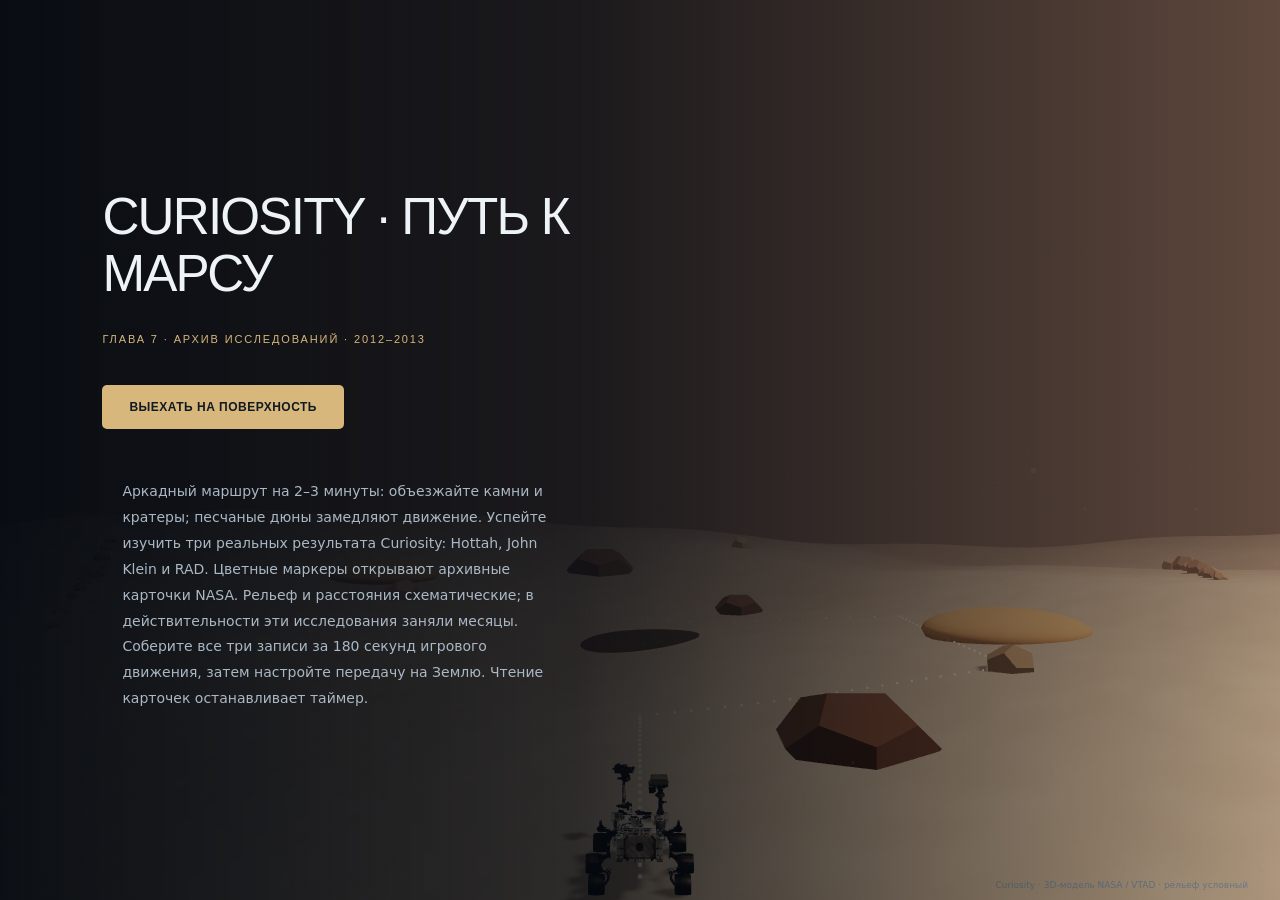
<file: mars.html>
<!DOCTYPE html>
<html lang="ru">
<head>
<meta charset="UTF-8">
<meta name="viewport" content="width=device-width, initial-scale=1.0, maximum-scale=1.0, user-scalable=no">
<title>CURIOSITY · ПУТЬ К МАРСУ — Интерактивный симулятор</title>
<style>

  * { margin: 0; padding: 0; box-sizing: border-box; }

  body {
    overflow: hidden;
    background: #0a0604;
    font-family: 'Inter', system-ui, sans-serif;
    color: #e8d5c4;
    user-select: none;
    -webkit-user-select: none;
  }

  #canvas-container {
    position: fixed;
    inset: 0;
    z-index: 1;
  }

  canvas { display: block; width: 100%; height: 100%; }

  /* ========== HUD ========== */
  #hud {
    position: fixed;
    inset: 0;
    z-index: 10;
    pointer-events: none;
  }

  .panel {
    pointer-events: auto;
    background: linear-gradient(145deg, rgba(18,10,6,0.82), rgba(28,14,8,0.75));
    border: 1px solid rgba(200,120,60,0.25);
    border-radius: 12px;
    backdrop-filter: blur(12px);
    box-shadow: 0 8px 32px rgba(0,0,0,0.45), inset 0 1px 0 rgba(255,180,100,0.08);
  }

  /* Top bar */
  #top-bar {
    position: absolute;
    top: 16px;
    left: 16px;
    right: 16px;
    display: flex;
    justify-content: space-between;
    align-items: flex-start;
    gap: 16px;
  }

  #mission-panel {
    flex: 1;
    max-width: 420px;
    padding: 14px 18px;
  }

  #mission-panel h2 {
    font-family: 'Orbitron', sans-serif;
    font-size: 13px;
    font-weight: 600;
    letter-spacing: 1.5px;
    color: #ff9a4a;
    margin-bottom: 6px;
    text-transform: uppercase;
  }

  #mission-title {
    font-size: 15px;
    font-weight: 600;
    color: #f5e6d8;
    margin-bottom: 4px;
  }

  #mission-desc {
    font-size: 12.5px;
    color: #c4a990;
    line-height: 1.45;
  }

  #mission-progress {
    margin-top: 10px;
    height: 4px;
    background: rgba(80,40,20,0.5);
    border-radius: 2px;
    overflow: hidden;
  }

  #mission-progress-bar {
    height: 100%;
    background: linear-gradient(90deg, #e07030, #ff9a4a);
    border-radius: 2px;
    transition: width 0.4s ease;
    width: 0%;
  }

  /* Status panel (right) */
  #status-panel {
    padding: 12px 16px;
    min-width: 180px;
  }

  .stat-row {
    display: flex;
    align-items: center;
    gap: 10px;
    margin-bottom: 10px;
  }

  .stat-row:last-child { margin-bottom: 0; }

  .stat-label {
    font-size: 11px;
    letter-spacing: 0.8px;
    text-transform: uppercase;
    color: #a08070;
    width: 58px;
  }

  .stat-bar-bg {
    flex: 1;
    height: 8px;
    background: rgba(60,30,15,0.6);
    border-radius: 4px;
    overflow: hidden;
  }

  .stat-bar {
    height: 100%;
    border-radius: 4px;
    transition: width 0.3s ease;
  }

  #energy-bar { background: linear-gradient(90deg, #2a8a4a, #4ecf6e); }
  #energy-bar.low { background: linear-gradient(90deg, #a03020, #e05030); }
  #integrity-bar { background: linear-gradient(90deg, #3a6a9a, #5aa0d0); }

  .stat-value {
    font-family: 'Orbitron', sans-serif;
    font-size: 12px;
    font-weight: 600;
    min-width: 36px;
    text-align: right;
    color: #e8d5c4;
  }

  /* Mini-map */
  #minimap-wrap {
    position: absolute;
    bottom: 20px;
    right: 20px;
    width: 160px;
    height: 160px;
    border-radius: 12px;
    overflow: hidden;
    border: 1px solid rgba(200,120,60,0.3);
    box-shadow: 0 6px 24px rgba(0,0,0,0.5);
  }

  #minimap {
    width: 100%;
    height: 100%;
    background: #1a0e08;
  }

  #minimap-label {
    position: absolute;
    top: 6px;
    left: 8px;
    font-size: 10px;
    letter-spacing: 1px;
    color: rgba(255,160,80,0.7);
    font-family: 'Orbitron', sans-serif;
  }

  /* Controls hint */
  #controls-hint {
    position: absolute;
    bottom: 20px;
    left: 20px;
    padding: 12px 16px;
    font-size: 12px;
    line-height: 1.6;
    color: #b09080;
  }

  #controls-hint kbd {
    display: inline-block;
    background: rgba(60,30,15,0.7);
    border: 1px solid rgba(180,100,50,0.35);
    border-radius: 4px;
    padding: 1px 6px;
    font-family: 'Orbitron', monospace;
    font-size: 11px;
    color: #ffb070;
    margin: 0 2px;
  }

  /* Scan result modal */
  #scan-modal {
    position: absolute;
    top: 50%;
    left: 50%;
    transform: translate(-50%, -50%) scale(0.92);
    width: min(480px, 92vw);
    padding: 0;
    opacity: 0;
    visibility: hidden;
    transition: all 0.28s cubic-bezier(0.34, 1.2, 0.64, 1);
    z-index: 30;
  }

  #scan-modal.visible {
    opacity: 1;
    visibility: visible;
    transform: translate(-50%, -50%) scale(1);
  }

  #scan-modal .panel {
    padding: 22px 24px 20px;
  }

  #scan-modal h3 {
    font-family: 'Orbitron', sans-serif;
    font-size: 16px;
    color: #ff9a4a;
    margin-bottom: 4px;
    letter-spacing: 1px;
  }

  #scan-type {
    font-size: 12px;
    color: #a08070;
    margin-bottom: 14px;
    text-transform: uppercase;
    letter-spacing: 0.8px;
  }

  #scan-content {
    font-size: 14px;
    line-height: 1.55;
    color: #e0d0c0;
    margin-bottom: 16px;
  }

  #scan-content .fact {
    background: rgba(40,22,12,0.6);
    border-left: 3px solid #e07030;
    padding: 10px 12px;
    margin: 12px 0;
    border-radius: 0 6px 6px 0;
    font-size: 13px;
  }

  #scan-content .note {
    font-size: 12px;
    color: #908070;
    font-style: italic;
    margin-top: 10px;
  }

  #scan-close {
    display: block;
    width: 100%;
    padding: 11px;
    background: linear-gradient(135deg, #c06028, #e07830);
    border: none;
    border-radius: 8px;
    color: #fff;
    font-family: 'Orbitron', sans-serif;
    font-size: 13px;
    font-weight: 600;
    letter-spacing: 1px;
    cursor: pointer;
    transition: filter 0.2s;
  }

  #scan-close:hover { filter: brightness(1.12); }

  /* Crosshair / scan prompt */
  #scan-prompt {
    position: absolute;
    top: 58%;
    left: 50%;
    transform: translateX(-50%);
    padding: 8px 8px;
    background: rgba(20,10,5,0.75);
    border: 1px solid rgba(255,150,60,0.4);
    border-radius: 20px;
    font-size: 13px;
    color: #ffb070;
    opacity: 0;
    transition: opacity 0.25s;
    pointer-events: none;
    letter-spacing: 0.5px;
  }

  #scan-prompt.show { opacity: 1; }

  /* Title screen */
  #title-screen {
    position: fixed;
    inset: 0;
    z-index: 100;
    background: radial-gradient(ellipse at 50% 30%, #2a1408 0%, #0a0402 70%);
    display: flex;
    flex-direction: column;
    align-items: center;
    justify-content: center;
    transition: opacity 0.8s ease, visibility 0.8s;
  }

  #title-screen.hidden {
    opacity: 0;
    visibility: hidden;
    pointer-events: none;
  }

  #title-screen h1 {
    font-family: 'Orbitron', sans-serif;
    font-size: clamp(28px, 7vw, 48px);
    font-weight: 700;
    letter-spacing: 4px;
    color: #ff9a4a;
    text-shadow: 0 0 40px rgba(255,120,40,0.4);
    margin-bottom: 8px;
    text-align: center;
  }

  #title-screen .subtitle {
    font-size: 15px;
    color: #c09070;
    letter-spacing: 3px;
    text-transform: uppercase;
    margin-bottom: 40px;
  }

  #start-btn {
    padding: 14px 48px;
    background: linear-gradient(135deg, #c05020, #e07030);
    border: none;
    border-radius: 30px;
    color: #fff;
    font-family: 'Orbitron', sans-serif;
    font-size: 15px;
    font-weight: 600;
    letter-spacing: 2px;
    cursor: pointer;
    box-shadow: 0 6px 30px rgba(200,80,20,0.4);
    transition: transform 0.2s, box-shadow 0.2s;
  }

  #start-btn:hover {
    transform: translateY(-2px);
    box-shadow: 0 10px 40px rgba(200,80,20,0.55);
  }

  #title-desc {
    max-width: 480px;
    text-align: center;
    font-size: 14px;
    line-height: 1.6;
    color: #a08070;
    margin-top: 32px;
    padding: 0 20px;
  }

  /* Toast notifications */
  #toast {
    position: absolute;
    top: 100px;
    left: 50%;
    transform: translateX(-50%) translateY(-20px);
    padding: 12px 24px;
    background: rgba(20,10,5,0.9);
    border: 1px solid rgba(255,150,60,0.45);
    border-radius: 8px;
    font-size: 14px;
    color: #ffc080;
    opacity: 0;
    transition: all 0.35s;
    pointer-events: none;
    z-index: 40;
    text-align: center;
    max-width: 90vw;
  }

  #toast.show {
    opacity: 1;
    transform: translateX(-50%) translateY(0);
  }

  /* Loading */
  #loading {
    position: fixed;
    inset: 0;
    z-index: 200;
    background: #0a0402;
    display: flex;
    flex-direction: column;
    align-items: center;
    justify-content: center;
    font-family: 'Orbitron', sans-serif;
    color: #e07030;
    font-size: 14px;
    letter-spacing: 2px;
  }

  #loading.hidden { display: none; }

  .spinner {
    width: 40px;
    height: 40px;
    border: 3px solid rgba(224,112,48,0.2);
    border-top-color: #e07030;
    border-radius: 50%;
    animation: spin 0.8s linear infinite;
    margin-bottom: 20px;
  }

  @keyframes spin { to { transform: rotate(360deg); } }

  /* Mobile controls */
  #mobile-controls {
    display: none;
    position: absolute;
    bottom: 20px;
    left: 20px;
    gap: 8px;
  }

  @media (max-width: 768px) {
    #controls-hint { display: none; }
    #mobile-controls {
      display: flex;
      flex-direction: column;
    }
    #minimap-wrap {
      width: 120px;
      height: 120px;
      bottom: 16px;
      right: 12px;
    }
    #mission-panel { max-width: 55%; }
  }

  .mob-btn {
    width: 52px;
    height: 52px;
    border-radius: 50%;
    background: rgba(30,15,8,0.75);
    border: 1px solid rgba(200,100,40,0.4);
    color: #ffb070;
    font-size: 18px;
    display: flex;
    align-items: center;
    justify-content: center;
    pointer-events: auto;
    -webkit-tap-highlight-color: transparent;
  }

#surface-actions{position:fixed;bottom:16px;left:50%;transform:translateX(-50%);display:flex;gap:7px;flex-wrap:wrap;justify-content:center;pointer-events:auto;max-width:45vw}#surface-actions button,#surface-actions a,#touch-drive button{background:#201209ee;border:1px solid #bf7748;color:#ffe5cb;border-radius:10px;padding:12px;font:inherit;text-decoration:none;min-height:44px;touch-action:none}#touch-drive{position:fixed;left:16px;bottom:120px;display:grid;grid-template-columns:repeat(3,44px);gap:5px;pointer-events:auto}#touch-drive button{padding:8px}#surface-result{position:fixed;inset:0;z-index:40;background:#140a05ed;display:grid;place-content:center;text-align:center;padding:24px;gap:18px}#surface-result[hidden]{display:none}#surface-result button,#surface-result a{color:#fff;background:#663d21;border:1px solid #edaa70;padding:14px;border-radius:10px;font:inherit}#surface-result p{max-width:650px;line-height:1.6}#title-desc a{color:#ffc18f}#scan-modal .panel{max-height:80vh;overflow:auto}#loading a{color:#ffd09b}
@media(max-width:650px){#top-bar{gap:8px;top:8px;left:8px;right:8px}#mission-panel{max-width:68%;padding:10px}#status-panel{padding:8px;min-width:85px}#controls-hint{display:none}#minimap-wrap{bottom:160px;right:8px;transform:scale(.7);transform-origin:bottom right}#surface-actions{bottom:12px;max-width:95vw;width:95vw}#touch-drive{bottom:145px;left:8px}#title-screen h1{font-size:clamp(22px,7vw,48px)}}
</style>
<link rel="stylesheet" href="assets/eyes-theme.css"></head>
<body data-view="surface">

<div id="loading">
  <div class="spinner"></div>
  ЗАГРУЗКА МАРСИАНСКОЙ ПОВЕРХНОСТИ...
</div>

<div id="title-screen">
  <h1>CURIOSITY · ПУТЬ К МАРСУ</h1>
  <div class="subtitle">Глава 7 · Архив исследований · 2012–2013</div>
  <button id="start-btn">ВЫЕХАТЬ НА ПОВЕРХНОСТЬ</button>
  <p id="title-desc">
    Аркадный маршрут на 2–3 минуты: объезжайте камни и кратеры; песчаные дюны замедляют движение. Успейте изучить три реальных результата Curiosity: Hottah, John Klein и RAD. Цветные маркеры открывают архивные карточки NASA. Рельеф и расстояния схематические; в действительности эти исследования заняли месяцы. Соберите все три записи за 180 секунд игрового движения, затем настройте передачу на Землю. Чтение карточек останавливает таймер.
  </p>
</div>

<div id="canvas-container"></div>

<div id="hud" style="display:none;">
  <div id="top-bar">
    <div id="mission-panel" class="panel">
      <h2>Текущая миссия</h2>
      <div id="mission-title">Инициализация...</div>
      <div id="mission-desc"></div>
      <div id="mission-progress"><div id="mission-progress-bar"></div></div>
    </div>
    <div id="status-panel" class="panel"><div id="course-status" role="status">Маршрут · 3:00</div>
      <div class="stat-row">
        <span class="stat-label">Ресурс игры</span>
        <div class="stat-bar-bg"><div class="stat-bar" id="energy-bar" style="width:100%"></div></div>
        <span class="stat-value" id="energy-val">100%</span>
      </div>
      <div class="stat-row">
        <span class="stat-label">Архив</span>
        <div class="stat-bar-bg"><div class="stat-bar" id="integrity-bar" style="width:100%"></div></div>
        <span class="stat-value" id="integrity-val">100%</span>
      </div>
    </div>
  </div>

  <div id="scan-prompt">Нажмите E или «Изучить запись»</div>

  <div id="controls-hint" class="panel">
    <kbd>W</kbd><kbd>A</kbd><kbd>S</kbd><kbd>D</kbd> — движение<br>
    <kbd>E</kbd> — сканировать объект<br>
    <kbd>C</kbd> — смена камеры<br>
    <kbd>Пробел</kbd> — торможение
  </div>

  <div id="minimap-wrap" class="panel">
    <canvas id="minimap" width="160" height="160"></canvas>
    <div id="minimap-label">КАРТА</div>
  </div>

  <div id="scan-modal">
    <div class="panel">
      <h3 id="scan-name">Объект</h3>
      <div id="scan-type">Тип</div>
      <div id="scan-content"></div>
      <button id="scan-close">ПРОДОЛЖИТЬ ИССЛЕДОВАНИЕ</button>
    </div>
  </div>

  <div id="toast"></div><div id="touch-drive" aria-label="Управление марсоходом"><span></span><button data-key="ArrowUp" aria-label="Вперёд">↑</button><span></span><button data-key="ArrowLeft" aria-label="Влево">←</button><button data-key="ArrowDown" aria-label="Назад">↓</button><button data-key="ArrowRight" aria-label="Вправо">→</button></div><div id="surface-actions"><button id="scan-button">Изучить запись</button><button id="camera-button">Камера</button><button id="report-button" disabled>К передаче данных</button><button id="retry-surface">Повторить</button><a href="index.html">К запуску</a></div>
</div>

<div id="surface-result" hidden><h2 id="surface-result-title"></h2><p id="surface-result-text"></p><button id="surface-again">Повторить исследование</button><a href="index.html">Новая экспедиция</a></div><div class="model-credit" id="model-credit">Загрузка модели NASA / VTAD…</div><script src="js/three.vendor.js"></script><script src="js/gltf-loader.vendor.js"></script><script src="assets/models/curiosity-data.js"></script><script src="js/nasa-models.js"></script><script src="js/science-archive.js"></script><script src="js/mars-progress.js"></script>

<script src="js/rover-course.js"></script><script src="js/mars-rover.js"></script>
</body>
</html>
</file>
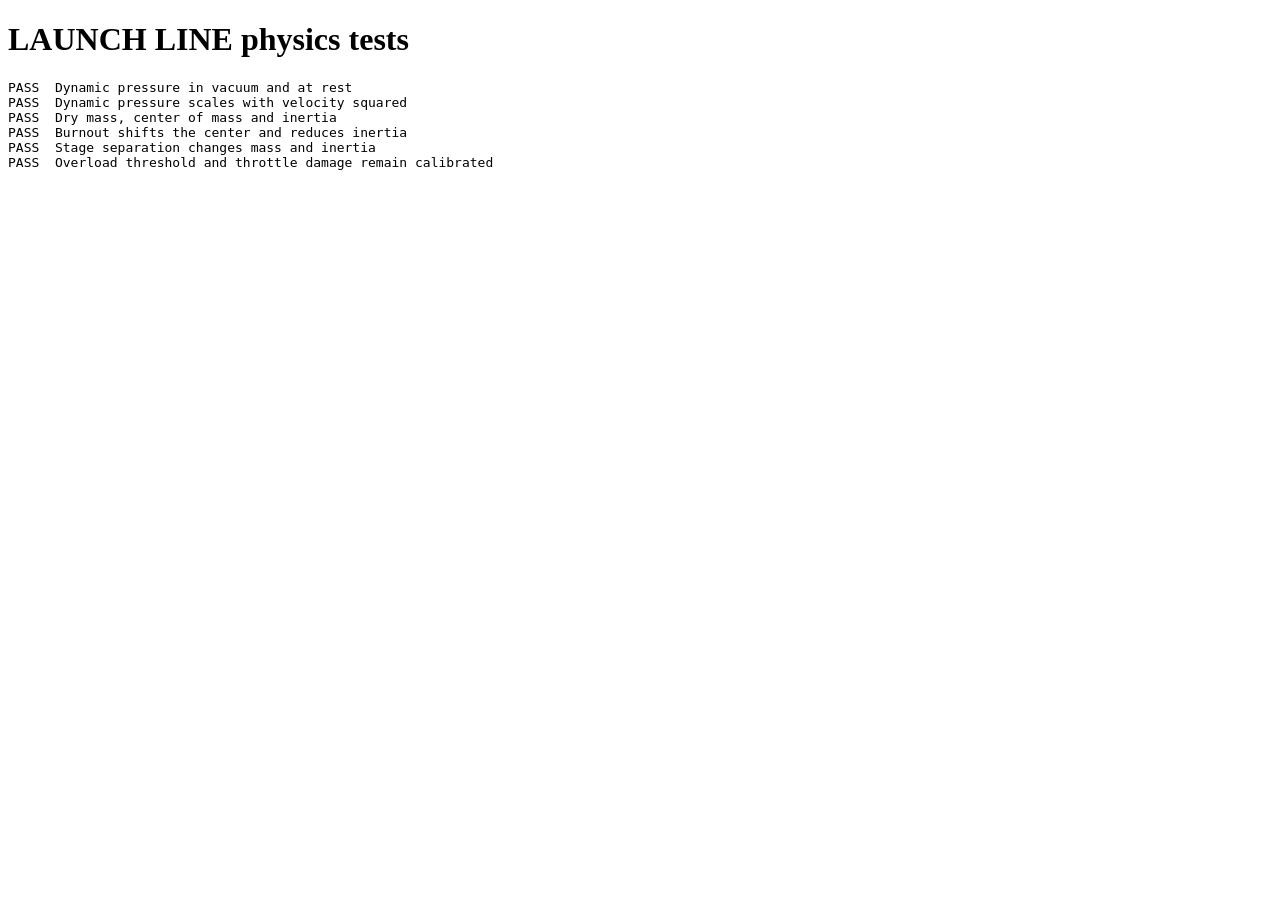
<file: tests/physics.html>
<!doctype html>
<html lang="en">
<meta charset="utf-8">
<title>LAUNCH LINE physics tests</title>
<h1>LAUNCH LINE physics tests</h1>
<pre id="results"></pre>
<script src="../js/dynamics.js"></script>
<script src="physics.test.js"></script>
</html>
</file>
<file: assets/flight.css>
:root{font-family:'Segoe UI',system-ui,sans-serif;color:#edf2f6;background:#060b12;color-scheme:dark;--gold:#dfbf82;--muted:#9baab9;--line:#a6bdcc33}*{box-sizing:border-box}html,body{margin:0;width:100%;height:100%;overflow:hidden}button,a{-webkit-tap-highlight-color:transparent}button{font:inherit;cursor:pointer;color:inherit;background:#101925d9;border:1px solid var(--line);border-radius:5px;min-height:44px;padding:10px 18px;touch-action:none}button:hover{background:#293743}button:focus-visible,a:focus-visible{outline:2px solid var(--gold);outline-offset:4px}.primary{background:var(--gold);color:#131b24;border-color:var(--gold);font-weight:600}.primary:hover{background:#efd5a5}.primary span{margin-left:32px}a{color:#bdcedc}#scene,#scene canvas,#vignette,#impact{position:fixed;inset:0;width:100%;height:100%}#vignette{pointer-events:none;background:radial-gradient(ellipse at center,transparent 35%,#02060b99 100%)}#impact{pointer-events:none;background:#d33b26;opacity:0}header{position:fixed;top:24px;left:32px;right:32px;display:flex;align-items:center;justify-content:space-between;z-index:4}.brand{font-size:14px;letter-spacing:.2em;text-decoration:none;color:#edf2f6}.brand span{display:block;font-size:8px;color:var(--muted);margin-top:7px;letter-spacing:.26em}.header-actions{display:flex;gap:10px;align-items:center}.header-actions button{padding:8px;width:44px}#view-label{font-size:9px;letter-spacing:.13em;color:var(--muted);margin-right:12px}.sheet{position:fixed;left:6vw;top:50%;transform:translateY(-50%);max-width:510px;width:43vw;z-index:3}.eyebrow{font-size:10px;letter-spacing:.2em;line-height:1.5;color:var(--gold)}h1{font-size:clamp(42px,5vw,74px);font-weight:350;line-height:1.05;letter-spacing:-.045em;margin:24px 0}p{color:#bcc8d2;font-size:15px;line-height:1.8}.small{font-size:11px;line-height:1.8;color:#94a4b4}.sheet .primary{margin-top:16px;padding:16px 24px}.source{display:block;margin-top:16px;font-size:10px;text-underline-offset:4px;color:#9eb4c5}.dialog{position:fixed;inset:0;background:#030911b8;backdrop-filter:blur(12px);display:grid;place-items:center;z-index:10;padding:24px}.dialog>div{max-width:620px;width:100%;max-height:90vh;overflow:auto;background:#0c1420f5;border:1px solid var(--line);padding:36px;border-radius:8px}.dialog h2{font-size:32px;font-weight:400;line-height:1.2;margin:20px 0}#dialog-actions{display:flex;flex-wrap:wrap;gap:10px;margin-top:24px}.phase{position:fixed;top:116px;left:32px;width:280px;padding:20px;background:linear-gradient(100deg,#09111deb,#09111d66);border-left:1px solid var(--line);pointer-events:none}.phase h2{font-size:25px;font-weight:400;margin:10px 0}.phase p{font-size:12px;line-height:1.7;margin-bottom:20px}.progress{height:2px;background:#a6bdcc20}.progress i{height:100%;display:block;background:var(--gold);width:0}#metrics{position:fixed;top:116px;right:32px;text-align:right;min-width:150px;padding:18px;background:#09111dcc;border-right:1px solid var(--line)}#metrics>div+div{margin-top:20px}#metrics span{display:block;font-size:9px;color:var(--muted);letter-spacing:.1em}#metrics b{display:block;font-size:23px;font-weight:350;margin-top:6px}#reticle{position:fixed;inset:50% auto auto 50%;transform:translate(-50%,-50%);pointer-events:none;opacity:0}#reticle i{display:block;border:1px solid #b6d6e177;border-radius:50%;width:30px;height:30px;margin:auto}#reticle i:before,#reticle i:after{content:'';position:absolute;background:#b6d6e177;left:50%;top:15px;width:1px;height:8px;transform:translateY(-50%)}#reticle i:after{transform:rotate(90deg) translateY(-50%)}#reticle span{display:block;font-size:8px;letter-spacing:.2em;margin-top:20px;color:#94b6c7}#countdown{position:fixed;inset:35% 0 auto;text-align:center;font-size:110px;font-weight:200;color:var(--gold);pointer-events:none}#subtitle{position:fixed;bottom:160px;left:50%;transform:translateX(-50%);max-width:640px;width:70vw;text-align:center;font-size:12px;color:#d5e0e9;text-shadow:0 1px 5px #000;pointer-events:none}#timeline{position:fixed;left:32px;right:32px;bottom:43px;display:flex;gap:24px;color:#6c7e8f;font-size:8px;letter-spacing:.14em;pointer-events:none}#timeline span{padding-top:12px;border-top:1px solid #52616d55;min-width:75px}#timeline .active{border-color:var(--gold);color:var(--gold)}#controls{position:fixed;bottom:85px;left:32px;right:32px;display:flex;align-items:center;gap:20px}#keyboard-hint{font-size:10px;color:var(--muted)}.dpad{display:grid;grid-template-columns:repeat(3,44px);grid-template-rows:44px 44px;gap:4px}.dpad button{padding:0;font-size:18px;background:#0c1624bc}.dpad button:first-child{grid-column:2}.dpad button:nth-child(2){grid-column:1;grid-row:2}.dpad button:nth-child(3){grid-column:2;grid-row:2}.dpad button:nth-child(4){grid-column:3;grid-row:2}#thrust{margin-left:auto;border-color:var(--gold);color:var(--gold);min-width:140px;min-height:66px}#thrust small{display:block;font-size:8px;color:var(--muted);margin-top:6px}button.pressed{background:#846d43!important;color:#fff}footer{position:fixed;left:32px;right:32px;bottom:12px;display:flex;justify-content:space-between;gap:15px;font-size:8px;color:#8596a6;letter-spacing:.04em;pointer-events:none}.hazard{position:fixed;width:42px;height:42px;border:1px solid #e4ba7980;border-radius:50%;transform:translate(-50%,-50%);color:#efcb92;font-size:9px;padding-top:44px;text-align:center;pointer-events:none}.hazard.danger{border-color:#ff816c;color:#ff9987;background:#ff705711}[hidden]{display:none!important}
@media(max-width:700px){header{top:16px;left:16px;right:16px}.brand{font-size:11px}.brand span{font-size:7px}.header-actions{gap:5px}#view-label{display:none}.header-actions button{min-height:40px;width:40px}.sheet{left:24px;width:calc(100% - 48px);max-width:none;background:#060c15b8;padding:20px;border:1px solid #a6bdcc19;border-radius:8px;max-height:calc(100vh - 145px);overflow:auto}h1{font-size:46px;margin:15px 0}.sheet p{font-size:13px}.sheet .small{font-size:10px}.eyebrow{font-size:8px}.sheet .primary{width:100%;font-size:12px}.phase{top:85px;left:16px;width:58vw;padding:12px}.phase h2{font-size:20px}.phase p{font-size:10px;margin-bottom:12px}#metrics{top:85px;right:16px;min-width:100px;padding:12px}#metrics b{font-size:19px}#metrics span{font-size:8px}#controls{left:16px;right:16px;bottom:88px}#keyboard-hint{display:none}#timeline{left:16px;right:16px;gap:8px;bottom:42px;font-size:7px}#timeline span{min-width:0;flex:1;letter-spacing:0}#subtitle{bottom:194px;max-width:90vw;width:90vw;font-size:11px}footer{left:16px;right:16px;font-size:7px}footer span:last-child{display:none}.dialog{padding:16px}.dialog>div{padding:24px}.dialog h2{font-size:26px}.dialog p{font-size:13px}#reticle span{font-size:7px}#thrust{min-width:110px}}
@media(max-height:500px){header{top:10px}.sheet{top:75px;bottom:30px;transform:none;overflow:auto;max-height:none}h1{font-size:36px}.phase{top:72px;padding:10px;width:230px}.phase p{display:none}.phase h2{font-size:18px}#metrics{top:72px;padding:10px}#metrics>div+div{margin-top:8px}#metrics b{font-size:17px}#controls{bottom:57px}.dpad{grid-template-rows:36px 36px;grid-template-columns:repeat(3,40px)}.dpad button{min-height:36px}#timeline{bottom:29px}#subtitle{bottom:78px;width:45vw;font-size:10px}footer{bottom:6px;font-size:7px}.dialog>div{padding:22px}.dialog h2{font-size:24px}}
body[data-phase='story'] #vignette,body[data-phase='clearance'] #vignette{background:linear-gradient(90deg,#060b12f5 0%,#060b12c9 37%,#060b1200 70%)}
@media(max-height:500px){#keyboard-hint{display:none}}

#transition-frame{position:fixed;inset:0;width:100%;height:100%;pointer-events:none;z-index:2;opacity:0;transition:opacity 1.6s ease}#launch-video{width:100%;max-height:48vh;background:#000;border-radius:12px}#archive>div{width:min(800px,94vw)}#archive-open{margin-bottom:12px}#separate{border:1px solid #d9af6d;border-radius:16px;background:#151c26;color:#fff;padding:16px;font:inherit;max-width:240px}#separate small{display:block}#separate.ready{background:#235d49;border-color:#91e5b5;box-shadow:0 0 25px #75dcaa40}#separate[hidden]{display:none}@media(max-width:700px){#separate{max-width:160px;padding:10px;font-size:12px}.phase p{font-size:12px}}

#cinema{position:fixed;inset:0;z-index:4;pointer-events:none;background:linear-gradient(transparent,#060b1260)}#cinema[hidden],#cinema-room[hidden],#cinema-cabin[hidden]{display:none}#cinema>p{position:absolute;bottom:15%;left:10%;width:80%;text-align:center;color:#c8d3df;font-size:12px}#cinema-room{height:100%;padding:16vh 8vw;background:radial-gradient(ellipse at center,#18313b,#03070c 75%);text-align:center}.monitor-grid{display:flex;gap:20px;perspective:600px}.monitor-grid>div{flex:1;background:#03151c;border:12px solid #151b22;border-radius:10px;color:#74d8b4;padding:20px 8px;box-shadow:0 0 35px #61bea520}.monitor-grid i{display:block;height:100px;background:repeating-linear-gradient(0deg,transparent 0 19px,#216256 20px),repeating-linear-gradient(90deg,transparent 0 19px,#216256 20px);clip-path:polygon(0 60%,15% 40%,30% 70%,45% 20%,60% 50%,80% 30%,100% 0,100% 100%,0 100%);animation:telemetry 1.4s infinite alternate}.window-frame{position:absolute;inset:12% 12% 25%;border:25px solid #151b22;border-radius:45% 45% 10% 10%;box-shadow:0 0 0 16px #080e15}.console{position:absolute;bottom:22%;width:100%;padding:20px;background:#0b141e;text-align:center;color:#88d8bb;animation:shake .12s infinite alternate}@keyframes telemetry{to{opacity:.4;transform:scaleY(.65)}}@keyframes shake{to{transform:translate(1px,1px)}}@media(max-width:700px){.monitor-grid{gap:4px}.monitor-grid>div{border-width:4px;font-size:10px}.window-frame{border-width:14px}}
#phobos-label{position:fixed;pointer-events:none;z-index:3;font-size:10px;letter-spacing:.12em;color:#d3bfa1;transform:translate(10px,-12px);text-shadow:0 1px 5px #000}#phobos-label[hidden]{display:none}
</file>
<file: assets/eyes-theme.css>
:root{--ink:#070b12;--panel:rgba(13,19,28,.88);--line:rgba(188,207,222,.18);--muted:#99a9b8;--gold:#d7b77b;--white:#edf3f7;--blue:#70b3cf;color-scheme:dark}
body{font-family:Inter,'Segoe UI',system-ui,sans-serif!important;color:var(--white)!important;background:var(--ink)!important}
button,a,select{ -webkit-tap-highlight-color:transparent }
button:focus-visible,a:focus-visible,select:focus-visible{outline:2px solid var(--gold);outline-offset:4px}
.btn,button,select{border-radius:5px!important;box-shadow:none!important;letter-spacing:.04em!important;font-weight:500!important;transition:background .18s,border-color .18s,transform .18s}
button:hover:not(:disabled),.btn:hover:not(:disabled){background:#27313a!important;border-color:#b9cbd8!important}
.primary,#start-btn,#send{background:var(--gold)!important;color:#111923!important;border-color:var(--gold)!important;font-weight:650!important}
.primary:hover:not(:disabled),#start-btn:hover,#send:hover:not(:disabled){background:#efce8f!important}
a{color:#bed6e7}.brand{font-size:13px;letter-spacing:.17em!important;color:var(--white)!important;font-weight:600!important}.top{top:28px!important;left:32px!important;right:32px!important}.meta{background:none!important;border:0!important;padding:8px 0!important;color:var(--muted)!important;font-size:11px!important;line-height:1.6}.status{background:var(--panel)!important;border-color:var(--line)!important;border-radius:5px!important;padding:13px 18px!important}.counter{color:var(--gold);font-size:11px!important;font-weight:500!important;letter-spacing:.1em}
.bottom{left:32px!important;right:32px!important;bottom:24px!important}.hint{background:var(--panel)!important;border-color:var(--line)!important;border-radius:5px!important;font-size:11px!important;padding:13px 16px!important;color:#c0cbd4!important;max-width:min(680px,65vw);letter-spacing:.035em!important}.sound,#learn,#sas{background:var(--panel)!important;border:1px solid var(--line)!important;border-radius:5px!important;min-height:40px}.sound{right:32px!important;top:120px!important}#learn{left:32px!important;top:107px!important;font-size:10px;padding:10px 14px}#sas{right:32px!important;top:170px!important;font-size:10px}#missionAction{right:32px!important;bottom:86px!important;background:var(--gold)!important;color:#111923!important;border-color:var(--gold)!important;min-width:150px}#turnControls{right:32px!important;bottom:146px!important}
.overlay.show{background:linear-gradient(90deg,rgba(5,9,15,.98) 0%,rgba(5,9,15,.93) 37%,rgba(5,9,15,.35) 80%)!important;justify-content:flex-start!important;text-align:left!important;padding:clamp(24px,5vw,80px)!important;text-shadow:none!important;backdrop-filter:blur(3px)}
.overlay>div{width:min(580px,53vw);max-height:86vh;overflow-y:auto;padding:20px 12px 20px 0;scrollbar-width:thin}.overlay .big{font-size:clamp(28px,3.4vw,52px)!important;line-height:1.12;letter-spacing:-.035em!important;font-weight:350!important}.overlay .big::before{content:'NASA MARS SCIENCE LABORATORY';display:block;font:10px/1.5 'Segoe UI',sans-serif;letter-spacing:.24em;color:var(--gold);margin-bottom:21px}.overlay .sub{font-size:15px!important;line-height:1.85!important;color:#aebbc7!important;margin-top:24px!important;letter-spacing:0!important}.overlay .result{justify-content:flex-start;gap:12px;margin-top:30px}.overlay .result a{font-size:11px;line-height:1.5;text-decoration:none;border-bottom:1px solid #5d7080;color:#a3b5c3}.overlay .result .btn{font-size:11px;padding:14px 18px;min-height:46px}.overlay .result .primary{flex-basis:100%;max-width:390px}
.mission-rail{position:fixed;left:32px;bottom:102px;display:flex;gap:14px;z-index:2;pointer-events:none;color:#7a8a98;font-size:9px;letter-spacing:.08em}.mission-rail span{padding-top:10px;border-top:1px solid #35414d}.mission-rail .active{color:var(--gold);border-color:var(--gold)}
.model-credit{position:fixed;bottom:10px;right:32px;font-size:9px;color:#7e8f9f;z-index:2;max-width:46vw;text-align:right;pointer-events:none}
/* Surface interface */
.panel{background:var(--panel)!important;border:1px solid var(--line)!important;border-radius:6px!important;box-shadow:none!important;backdrop-filter:blur(12px)}
#top-bar{top:25px!important;left:28px!important;right:28px!important}#mission-panel{max-width:390px!important;padding:20px!important}#mission-panel h2{font-family:inherit!important;font-size:10px!important;letter-spacing:.2em!important;color:var(--gold)!important}#mission-title{font-size:20px!important;font-weight:400!important;line-height:1.3}#mission-desc{color:#aab8c5!important;font-size:12px!important;line-height:1.7}#mission-progress{background:#283541!important;height:2px!important;margin-top:15px}#mission-progress-bar{background:var(--gold)!important}#status-panel{min-width:160px!important;padding:15px!important}.stat-label,.stat-value{font-size:11px!important}.stat-bar{background:var(--blue)!important}.stat-bar-bg{background:#2b3540!important}
#controls-hint{bottom:24px!important;left:28px!important;font-size:11px!important;padding:14px 18px!important;color:#aab8c5!important}#minimap-wrap{right:28px!important;bottom:24px!important;border-radius:50%!important;padding:12px!important}#minimap{border-radius:50%}#minimap-label{font-size:9px!important;letter-spacing:.2em;color:var(--gold)!important}#surface-actions{bottom:30px!important;max-width:48vw!important;gap:7px!important}#surface-actions button,#surface-actions a,#touch-drive button{background:var(--panel)!important;border:1px solid var(--line)!important;color:#d9e3ec!important;font-size:11px!important;padding:10px 13px!important;border-radius:5px!important}#touch-drive{bottom:170px!important;left:28px!important}#scan-prompt{border:1px solid var(--gold)!important;color:var(--white)!important;background:var(--panel)!important;bottom:110px!important}#scan-modal{background:#030810b8!important;backdrop-filter:blur(6px)}#scan-modal .panel{padding:30px!important;max-width:600px!important}#scan-name{color:var(--white)!important;font-size:28px!important;font-weight:400!important;font-family:inherit!important}#scan-type{color:var(--gold)!important}.fact{background:#183040!important;border-left-color:var(--blue)!important}.note{color:var(--muted)!important}#toast{background:var(--panel)!important;border:1px solid var(--line)!important;color:#d5e1e9!important}
#title-screen{align-items:flex-start!important;text-align:left!important;padding:8vw!important;background:linear-gradient(90deg,#050a11f5 0%,#050a11c9 45%,#050a1122 100%)!important}#title-screen h1{font:350 clamp(30px,4vw,62px)/1.12 'Segoe UI',sans-serif!important;letter-spacing:-.035em!important;max-width:520px;text-shadow:none!important;background:none!important;-webkit-text-fill-color:var(--white)!important;color:var(--white)!important}#title-screen .subtitle{font:11px/1.5 'Segoe UI',sans-serif!important;letter-spacing:.17em!important;color:var(--gold)!important;margin:20px 0!important}#title-desc{max-width:470px!important;color:#aab8c5!important;line-height:1.85!important;font-size:14px!important}#start-btn{padding:15px 27px!important;font-size:12px!important;margin:18px 0!important}#loading{background:#060b12!important;color:var(--muted)!important;font-size:11px;letter-spacing:.15em}.spinner{border-top-color:var(--gold)!important}
/* Communications uses the same restrained instrument-panel language. */
body[data-view='communications']{background:radial-gradient(ellipse at 80% 0%,#162639 0%,#060b12 60%)!important}.card{background:linear-gradient(145deg,#111d29ed,#0b141eed)!important;border:1px solid var(--line)!important;border-radius:7px!important;padding:26px!important}main h1{font-weight:350;letter-spacing:-.035em}main h2{font-weight:450}.muted{color:var(--muted)!important}.route{background:#070f1a;border:1px solid var(--line);border-radius:7px;padding:10px}.choices button,#retry,#pause{background:#132331;border-color:#344b5e;font-size:13px}.choices button:hover{border-color:var(--gold)!important}article h3{font-weight:450;color:var(--gold)}#feedback{color:var(--gold)!important;font-size:14px}progress{height:4px;accent-color:var(--gold)!important;margin-bottom:18px}header .muted{color:var(--gold)!important;font-size:10px;letter-spacing:.18em}
@media(max-width:700px){.top{top:16px!important;left:16px!important;right:16px!important}.brand{font-size:10px!important;max-width:52vw;line-height:1.5}.meta{max-width:50vw!important;font-size:9px!important}.status{padding:9px!important;max-width:38vw;font-size:9px}.counter{font-size:9px!important}.bottom{left:16px!important;right:16px!important;bottom:24px!important}.hint{font-size:10px!important;max-width:60vw!important;padding:10px!important}.sound{right:16px!important;top:112px!important}#sas{top:160px!important;right:16px!important;max-width:45vw}#learn{left:16px!important;top:105px!important}#missionAction{right:16px!important;bottom:112px!important;min-width:125px}#turnControls{right:16px!important;bottom:171px!important}.mission-rail{left:16px;right:16px;bottom:88px;gap:10px;font-size:8px}.model-credit{font-size:8px;right:16px;max-width:90vw;bottom:6px}.overlay.show{padding:22px!important;background:#060c14e8!important}.overlay>div{width:100%;max-height:90vh;padding:10px 0}.overlay .big{font-size:32px!important}.overlay .big::before{font-size:9px;margin-bottom:16px}.overlay .sub{font-size:13px!important;line-height:1.7!important;margin-top:18px!important}.overlay .result{margin-top:20px}.overlay .result .primary{max-width:100%}.overlay .result a{font-size:10px}#top-bar{left:12px!important;right:12px!important;top:12px!important}#mission-panel{max-width:65%!important;padding:12px!important}#mission-title{font-size:16px!important}#mission-desc{font-size:10px!important}#status-panel{min-width:100px!important;padding:9px!important}.stat-bar-bg{display:none}.stat-row{gap:5px!important}.stat-value,.stat-label{font-size:9px!important}#surface-actions{max-width:94vw!important;width:94vw!important;bottom:18px!important}#surface-actions button,#surface-actions a{font-size:10px!important;padding:9px!important}#touch-drive{left:12px!important;bottom:165px!important}#minimap-wrap{right:12px!important;bottom:155px!important}#scan-prompt{bottom:109px!important;max-width:90vw!important;width:max-content;font-size:12px!important}#title-screen{padding:26px!important;background:#050b13ce!important}#title-screen h1{font-size:37px!important;max-width:100%}#title-desc{font-size:13px!important}#scan-modal .panel{padding:20px!important}.card{padding:18px!important}}
@media(max-height:500px){.overlay>div{max-height:91vh}.overlay .big{font-size:26px!important}.overlay .sub{font-size:12px!important;margin-top:12px!important}.overlay .big::before{margin-bottom:10px}.overlay .result{margin-top:14px}.mission-rail{display:none}#title-screen{overflow:auto;justify-content:flex-start!important;padding:22px!important}#title-screen h1{font-size:28px!important}#title-desc{font-size:12px!important}#top-bar{top:10px!important}#mission-panel{max-width:260px!important;padding:10px!important}#mission-desc{display:none}#minimap-wrap{transform:scale(.6);bottom:60px!important}#touch-drive{bottom:85px!important}#controls-hint{display:none}#surface-actions{bottom:12px!important;width:60vw!important;max-width:60vw!important}}
@media(prefers-reduced-motion:reduce){*{transition:none!important}}

.overlay.show{backdrop-filter:none!important}.model-credit{z-index:11}.overlay .result a{align-self:center}@media(min-width:701px){.overlay.show{background:linear-gradient(90deg,#060b12fa 0%,#060b12e0 38%,#060b1200 68%)!important}}
#title-screen h1,#title-desc{text-align:left!important}
</file>
